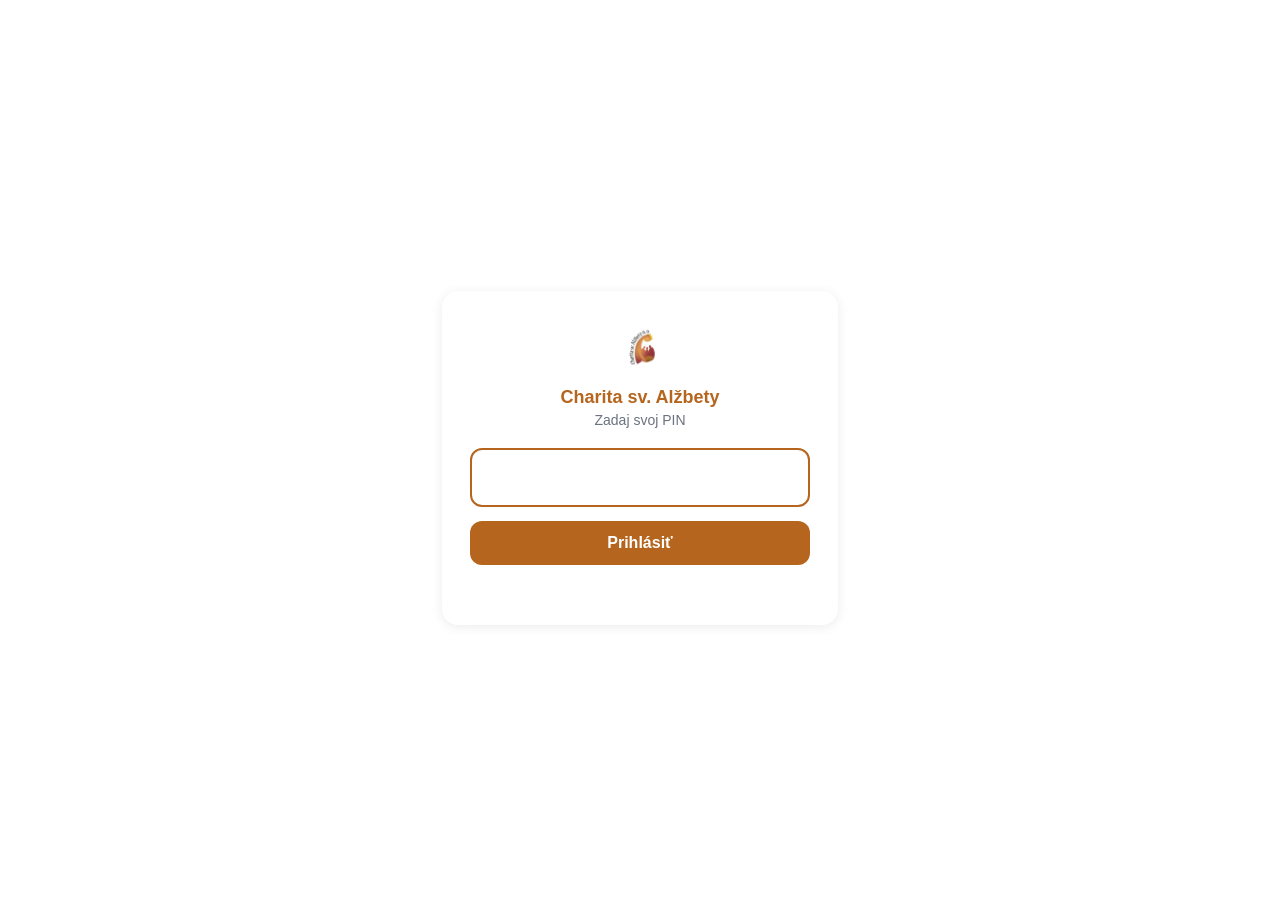
<file: index.html>
<!DOCTYPE html>
<html lang="sk">
<head>
    <meta charset="UTF-8">
    <meta name="viewport" content="width=device-width, initial-scale=1.0">
    <meta name="robots" content="noindex, nofollow">
    <title>Rozpis služieb - Charita sv. Alžbety</title>
    <link rel="stylesheet" href="style.css">
    <style>
      /* --- PRIHLÁSENIE --- */
      .prihlasenie {
        min-height: 100vh;
        display: flex;
        align-items: center;
        justify-content: center;
        padding: 20px;
        box-sizing: border-box;
      }
      .prihlasenie-karta {
        background: white;
        border-radius: 16px;
        box-shadow: 0 2px 12px rgba(0,0,0,0.08);
        padding: 32px 28px 28px;
        width: 100%;
        max-width: 340px;
        text-align: center;
        font-family: Arial, sans-serif;
      }
      .prihlasenie-karta img { height: 48px; width: auto; }
      .prihlasenie-karta h2 {
        color: #b5651d;
        font-size: 18px;
        margin: 12px 0 4px;
      }
      .prihlasenie-karta p {
        color: #6b7280;
        font-size: 14px;
        margin: 0 0 20px;
      }
      .prihlasenie-karta input {
        width: 100%;
        box-sizing: border-box;
        font-size: 26px;
        letter-spacing: 0.4em;
        text-align: center;
        padding: 12px;
        border: 2px solid #d1d5db;
        border-radius: 12px;
        outline: none;
      }
      .prihlasenie-karta input:focus { border-color: #b5651d; }
      .prihlasenie-karta button {
        width: 100%;
        margin-top: 14px;
        padding: 13px;
        border: none;
        border-radius: 12px;
        background: #b5651d;
        color: white;
        font-size: 16px;
        font-weight: bold;
        cursor: pointer;
      }
      .prihlasenie-karta button:disabled { opacity: 0.6; cursor: wait; }
      .chyba {
        color: #c0392b;
        font-size: 14px;
        min-height: 20px;
        margin-top: 12px;
      }

      /* --- HORNÝ RIADOK S MESIACOM --- */
      .horny-riadok {
        display: flex;
        justify-content: center;
        align-items: center;
        gap: 12px;
        padding: 10px;
        font-size: 14px;
        font-family: Arial, sans-serif;
      }
      .horny-riadok select {
        padding: 6px 10px;
        border-radius: 8px;
        border: 1px solid #d1d5db;
        font-size: 14px;
      }
      .odhlasit {
        background: none;
        border: 1px solid #d1d5db;
        border-radius: 8px;
        padding: 6px 12px;
        font-size: 13px;
        color: #6b7280;
        cursor: pointer;
      }
      .header-right { text-align: right; font-size: 13px; color: #6b7280; }
      .nacitavam {
        text-align: center;
        color: #6b7280;
        padding: 40px 10px;
        font-family: Arial, sans-serif;
      }
      [hidden] { display: none !important; }
    </style>
    <style>
@media (max-width: 700px) {
  header { display:flex !important; flex-wrap:wrap; justify-content:space-between; align-items:center; gap:6px; padding:10px 14px !important; }
  .logo-container span { font-size:14px !important; white-space:nowrap; }
  .logo-img { height:30px !important; width:auto; }
  #kto { font-size:13px !important; white-space:nowrap; }
  #nadpis { order:3; width:100%; text-align:center; font-size:18px !important; line-height:1.3 !important; margin:4px 0 0 !important; }
}
.l, .č, .p, .j, .med, .moz, .kin, .h { color: #ffffff !important; }
</style>
</head>
<body>

<!-- ===== PRIHLÁSENIE ===== -->
<div class="prihlasenie" id="prihlasenie" hidden>
  <div class="prihlasenie-karta">
    <img src="logo.png.jpg" alt="Logo Charita">
    <h2>Charita sv. Alžbety</h2>
    <p>Zadaj svoj PIN</p>
    <input id="pinInput" type="password" inputmode="numeric" autocomplete="off" maxlength="10">
    <button id="pinBtn" type="button">Prihlásiť</button>
    <div class="chyba" id="pinChyba"></div>
  </div>
</div>

<!-- ===== HLAVNÁ STRÁNKA ===== -->
<div id="obsah" hidden>
  <div class="horny-riadok">
    <label for="mesiacSelect">Mesiac:</label>
    <select id="mesiacSelect"></select>
    <button class="odhlasit" id="odhlasitBtn" type="button">Odhlásiť</button>
  </div>

  <!-- HLAVIČKA -->
  <header>
    <div class="logo-container">
      <img src="logo.png.jpg" alt="Logo Charita" class="logo-img">
      <span>Charita sv. Alžbety</span>
    </div>
    <h1 id="nadpis">ROZPIS SLUŽIEB</h1>
    <div class="header-right" id="kto"></div>
  </header>

  <div class="table-container" tabindex="0" id="rozpis">
    <div class="nacitavam">Načítavam rozpis…</div>
  </div>

  <div class="mriezka" id="mriezka"></div>
</div>

<script>
  // Adresa pomocníka (Google Apps Script)
  const API = "https://script.google.com/macros/s/AKfycbzeTbJuIlv-giijsjahwL5R3rIlcwvecLA3GIjYrsgxLJGyaDci936SQ__Fk5nbJ5Dv/exec";
  const PIN_KLUC = "charita_pin";
  const MESIACE = ["JANUÁR","FEBRUÁR","MAREC","APRÍL","MÁJ","JÚN","JÚL","AUGUST","SEPTEMBER","OKTÓBER","NOVEMBER","DECEMBER"];

  let PIN = "";
  try { PIN = localStorage.getItem(PIN_KLUC) || ""; } catch(e) {}

  function todayKey(){ const d = new Date(); return d.getFullYear() + "-" + String(d.getMonth()+1).padStart(2,"0") + "-" + String(d.getDate()).padStart(2,"0"); }

  async function api(akcia, data){
    const telo = Object.assign({ akcia: akcia, pin: PIN }, data || {});
    const res = await fetch(API, { method: "POST", body: JSON.stringify(telo) });
    return res.json();
  }

  function ukazPrihlasenie(sprava){
    document.getElementById("obsah").hidden = true;
    document.getElementById("prihlasenie").hidden = false;
    document.getElementById("pinChyba").textContent = sprava || "";
    document.getElementById("pinInput").value = "";
    document.getElementById("pinInput").focus();
  }

  function odhlas(sprava){
    PIN = "";
    try { localStorage.removeItem(PIN_KLUC); } catch(e) {}
    ukazPrihlasenie(sprava);
  }

  async function prihlas(){
    const input = document.getElementById("pinInput");
    const btn = document.getElementById("pinBtn");
    const pin = input.value.trim();
    if(!pin){ document.getElementById("pinChyba").textContent = "Zadaj PIN."; return; }
    btn.disabled = true;
    document.getElementById("pinChyba").textContent = "Overujem…";
    PIN = pin;
    try {
      const r = await api("login");
      if(!r.ok){
        PIN = "";
        document.getElementById("pinChyba").textContent = r.chyba || "Nesprávny PIN";
        input.value = "";
        input.focus();
      } else {
        try { localStorage.setItem(PIN_KLUC, pin); } catch(e) {}
        spusti(r);
      }
    } catch(e){
      PIN = "";
      document.getElementById("pinChyba").textContent = "Nepodarilo sa spojiť. Skontroluj internet a skús znova.";
    }
    btn.disabled = false;
  }

  document.getElementById("pinBtn").addEventListener("click", prihlas);
  document.getElementById("pinInput").addEventListener("keydown", e => { if(e.key === "Enter") prihlas(); });
  document.getElementById("odhlasitBtn").addEventListener("click", () => odhlas(""));

  /* ===== ROZPIS ===== */
  async function nacitajRozpis(mesiac){
    const box = document.getElementById("rozpis");
    box.innerHTML = '<div class="nacitavam">Načítavam rozpis…</div>';
    const r = await api("rozpis", { mesiac: mesiac || "" });
    if(!r.ok){ if(r.zlyPin) return odhlas("PIN už neplatí, zadaj ho znova."); box.innerHTML = '<div class="nacitavam">' + (r.chyba || "Chyba") + '</div>'; return; }

    // výber mesiacov
    const sel = document.getElementById("mesiacSelect");
    sel.innerHTML = (r.mesiace || []).map(ym => {
      const [y,m] = ym.split("-");
      const nazov = MESIACE[parseInt(m,10)-1];
      return `<option value="${ym}">${nazov.charAt(0) + nazov.slice(1).toLowerCase()} ${y}</option>`;
    }).join("");
    if(r.mesiac) sel.value = r.mesiac;

    if(!r.mesiac){
      document.getElementById("nadpis").textContent = "ROZPIS SLUŽIEB";
      box.innerHTML = '<div class="nacitavam">Rozpis zatiaľ nie je nahraný.</div>';
      return;
    }
    const [y,m] = r.mesiac.split("-");
    document.getElementById("nadpis").textContent = "ROZPIS SLUŽIEB: " + MESIACE[parseInt(m,10)-1] + " " + y;

    // zo súboru zoberieme len tabuľku (funguje aj s celou starou stránkou)
    const doc = new DOMParser().parseFromString(r.html, "text/html");
    const tabulka = doc.querySelector("table");
    box.innerHTML = tabulka ? tabulka.outerHTML : r.html;
  }

  document.getElementById("mesiacSelect").addEventListener("change", e => nacitajRozpis(e.target.value));

  /* ===== KARTY OPATROVATELIEK ===== */
  function stavZTelefonu(meno){
    // kým dochádzka neposiela záznamy pomocníkovi, berieme stav aj z tohto zariadenia
    try {
      const vsetko = JSON.parse(localStorage.getItem("dochadzka_" + meno.replace(/\s+/g, "_"))) || {};
      const dnes = vsetko[todayKey()] || [];
      return dnes.length ? dnes[dnes.length - 1].type : null;
    } catch(e){ return null; }
  }

  function escapeHtml(t){
    return String(t).replace(/[&<>"']/g, c => ({ "&":"&amp;","<":"&lt;",">":"&gt;",'"':"&quot;","'":"&#39;" }[c]));
  }

  async function nacitajKarty(){
    const r = await api("karty", { dnes: todayKey() });
    if(!r.ok){ if(r.zlyPin) return odhlas("PIN už neplatí, zadaj ho znova."); return; }
    const karty = (r.karty || []).slice()
      .sort((a,b) => a.meno.localeCompare(b.meno, "sk"));
    document.getElementById("mriezka").innerHTML = karty.map(k => {
      const stav = k.stav || stavZTelefonu(k.meno);
      const aktivny = stav === "prichod" ? 0 : (stav === "prestup" ? 1 : 2);
      const bodka = (farba, i) =>
        `<span class="bodka ${farba} ${i === aktivny ? "aktivna" : "tlmena"}"></span>`;
      return `<div class="sluzba ${escapeHtml(k.farba)}">
        <span class="meno">${escapeHtml(k.meno)}</span>
        <div class="bodky">${bodka("zelena",0)}${bodka("oranzova",1)}${bodka("cervena",2)}</div>
        <a class="rozpis" href="Aplikacie/dochadzka.html?meno=${encodeURIComponent(k.meno)}">Detailne informácie</a>
      </div>`;
    }).join("");
  }

  /* ===== ŠTART ===== */
  let interval = null;
  function spusti(login){
    document.getElementById("prihlasenie").hidden = true;
    document.getElementById("obsah").hidden = false;
    document.getElementById("kto").textContent = login.meno;
    nacitajRozpis("");
    nacitajKarty();
    clearInterval(interval);
    interval = setInterval(nacitajKarty, 60000);
  }

  (async function(){
    if(!PIN){ ukazPrihlasenie(""); return; }
    try {
      const r = await api("login");
      if(r.ok) spusti(r);
      else odhlas(r.zlyPin ? "" : (r.chyba || ""));
    } catch(e){
      ukazPrihlasenie("Nepodarilo sa spojiť. Skontroluj internet a skús znova.");
    }
  })();
</script>
</body>
</html>
</file>
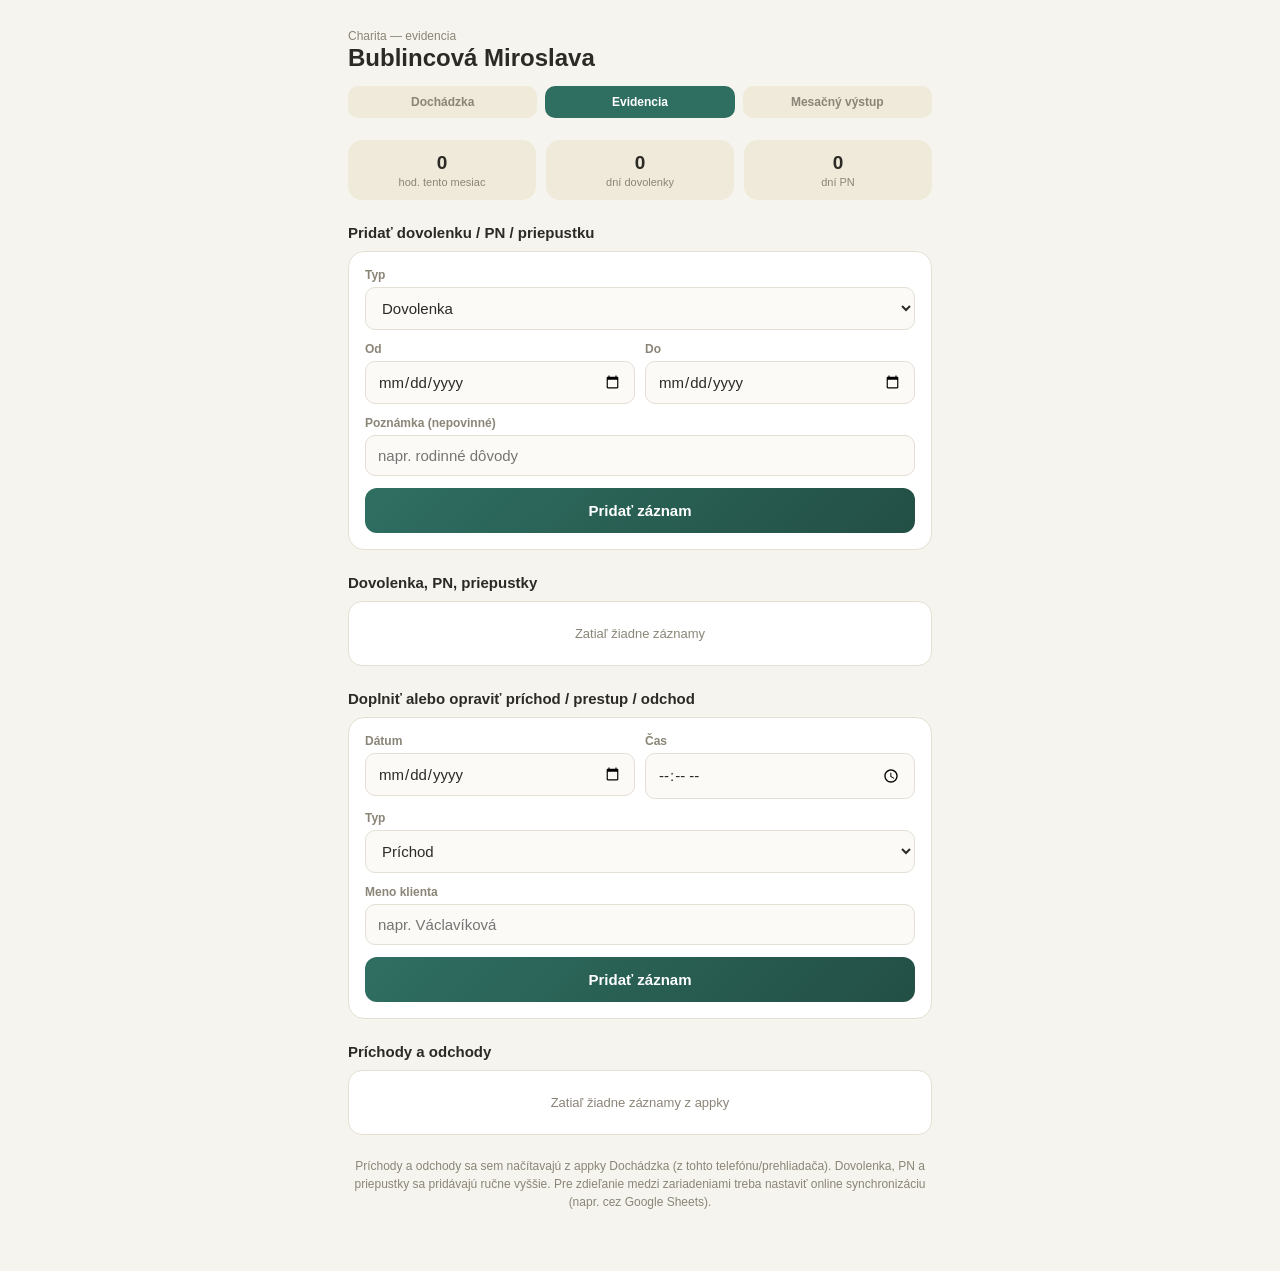
<file: evidencia.html>
<!DOCTYPE html>
<html lang="sk">
<head>
<meta charset="UTF-8">
<meta name="viewport" content="width=device-width, initial-scale=1.0, viewport-fit=cover">
<title>Evidencia — Bublincová Miroslava</title>
<style>
  :root{
    --bg: #F6F4EE;
    --card: #FFFFFF;
    --ink: #2B2A25;
    --muted: #8A8577;
    --line: #E4E0D4;
    --prichod: #2F6F62;
    --prichod-dark: #234F45;
    --prestup: #D69A2D;
    --odchod: #B4502C;
    --odchod-dark: #8C3D22;
    --pill: #EFEAD9;
    --dov: #4C7FB0;
    --pn: #A63D5B;
    --prie: #6B6540;
  }
  * { box-sizing: border-box; }
  html, body {
    margin: 0; padding: 0;
    background: var(--bg);
    color: var(--ink);
    font-family: -apple-system, BlinkMacSystemFont, "Segoe UI", Roboto, Helvetica, Arial, sans-serif;
  }
  body { display:flex; justify-content:center; padding-bottom:40px; }
  .app { width:100%; max-width: 620px; padding: 26px 18px 20px; }

  .top { margin-bottom: 14px; }
  .top .label { font-size:12px; color:var(--muted); }
  .top .name { font-size:24px; font-weight:700; }

  .nav { display:flex; gap:8px; margin-bottom:22px; }
  .nav a {
    flex:1; text-align:center; padding:9px 6px; border-radius:10px;
    background: var(--pill); font-size:12px; font-weight:700;
    color: var(--muted); text-decoration:none;
  }
  .nav a.active { background: var(--prichod); color:white; }

  .summary {
    display:grid;
    grid-template-columns: repeat(3, 1fr);
    gap:10px;
    margin-bottom:22px;
  }
  .summary .box {
    background: var(--pill);
    border-radius: 14px;
    padding: 12px 10px;
    text-align:center;
  }
  .summary .box .v { font-size:19px; font-weight:700; font-variant-numeric:tabular-nums; }
  .summary .box .k { font-size:11px; color:var(--muted); margin-top:2px; }

  h2.section {
    font-size:15px;
    margin: 24px 0 10px;
  }

  /* FORM */
  .form-card {
    background: var(--card);
    border:1px solid var(--line);
    border-radius:16px;
    padding:16px;
  }
  .form-row { margin-bottom:12px; }
  .form-row label {
    display:block;
    font-size:12px;
    color:var(--muted);
    margin-bottom:5px;
    font-weight:600;
  }
  .form-row select, .form-row input {
    width:100%;
    padding:11px 12px;
    border-radius:10px;
    border:1px solid var(--line);
    font-size:15px;
    background:#FBFAF6;
    color:var(--ink);
    font-family:inherit;
  }
  .form-dates { display:flex; gap:10px; }
  .form-dates .form-row { flex:1; }
  button.submit {
    width:100%;
    border:none;
    border-radius:12px;
    padding:14px;
    font-size:15px;
    font-weight:700;
    color:white;
    background: linear-gradient(135deg, var(--prichod), var(--prichod-dark));
    cursor:pointer;
  }

  /* TABLE - DAYS */
  .day-card {
    background: var(--card);
    border:1px solid var(--line);
    border-radius:14px;
    padding: 4px 14px;
    margin-bottom:10px;
  }
  .day-row {
    display:flex;
    align-items:center;
    justify-content:space-between;
    padding:11px 0;
    border-bottom:1px solid var(--line);
    font-size:14px;
    gap:10px;
  }
  .day-row:last-child{ border-bottom:none; }
  .day-row .date { font-weight:700; min-width:78px; }
  .day-row .times { color:var(--muted); flex:1; font-variant-numeric:tabular-nums; }
  .day-row .worked {
    font-weight:700;
    font-variant-numeric:tabular-nums;
    background: var(--pill);
    border-radius:999px;
    padding:3px 10px;
    font-size:12px;
  }
  .day-row .del {
    color: var(--muted);
    font-size:15px;
    cursor:pointer;
    padding: 0 2px;
    flex-shrink:0;
  }
  .entry-detail {
    padding: 6px 0 2px;
    display:flex;
    flex-wrap:wrap;
    gap: 6px 10px;
  }
  .entry-detail .item {
    display:flex;
    align-items:center;
    gap:6px;
    font-size:12px;
    background: var(--pill);
    border-radius:999px;
    padding: 3px 6px 3px 10px;
  }
  .entry-detail .item .x {
    cursor:pointer;
    color: var(--muted);
    font-size:13px;
  }

  /* ABSENCE LIST */
  .abs-card {
    background: var(--card);
    border:1px solid var(--line);
    border-radius:14px;
    padding:4px 14px;
    margin-bottom:10px;
  }
  .abs-row {
    display:flex;
    align-items:center;
    justify-content:space-between;
    padding:12px 0;
    border-bottom:1px solid var(--line);
    font-size:14px;
    gap:10px;
  }
  .abs-row:last-child{ border-bottom:none; }
  .abs-row .tag {
    font-size:11px;
    font-weight:700;
    color:white;
    padding:3px 9px;
    border-radius:999px;
    white-space:nowrap;
  }
  .tag.dov { background: var(--dov); }
  .tag.pn  { background: var(--pn); }
  .tag.prie{ background: var(--prie); }
  .abs-row .range { flex:1; text-align:right; color:var(--ink); font-variant-numeric:tabular-nums; }
  .abs-row .del {
    color: var(--muted);
    font-size:16px;
    cursor:pointer;
    padding: 0 2px;
  }

  .empty { padding:20px 0; text-align:center; color:var(--muted); font-size:13px; }

  .note {
    text-align:center;
    font-size:12px;
    color:var(--muted);
    margin-top:22px;
    line-height:1.5;
  }
</style>
</head>
<body>
<div class="app">

  <div class="top">
    <span class="label">Charita — evidencia</span>
    <div class="name" id="nameDisplay">Bublincová Miroslava</div>
  </div>

  <div class="nav" id="navLinks"></div>

  <div class="summary">
    <div class="box"><div class="v" id="sumHours">0</div><div class="k">hod. tento mesiac</div></div>
    <div class="box"><div class="v" id="sumDov">0</div><div class="k">dní dovolenky</div></div>
    <div class="box"><div class="v" id="sumPn">0</div><div class="k">dní PN</div></div>
  </div>

  <h2 class="section">Pridať dovolenku / PN / priepustku</h2>
  <div class="form-card">
    <div class="form-row">
      <label>Typ</label>
      <select id="typSelect">
        <option value="dov">Dovolenka</option>
        <option value="pn">PN-ka</option>
        <option value="prie">Priepustka</option>
      </select>
    </div>
    <div class="form-dates">
      <div class="form-row">
        <label>Od</label>
        <input type="date" id="odInput">
      </div>
      <div class="form-row">
        <label>Do</label>
        <input type="date" id="doInput">
      </div>
    </div>
    <div class="form-row">
      <label>Poznámka (nepovinné)</label>
      <input type="text" id="poznamkaInput" placeholder="napr. rodinné dôvody">
    </div>
    <button class="submit" id="addAbsBtn">Pridať záznam</button>
  </div>

  <h2 class="section">Dovolenka, PN, priepustky</h2>
  <div class="abs-card" id="absCard">
    <div class="empty">Zatiaľ žiadne záznamy</div>
  </div>

  <h2 class="section">Doplniť alebo opraviť príchod / prestup / odchod</h2>
  <div class="form-card">
    <div class="form-dates">
      <div class="form-row">
        <label>Dátum</label>
        <input type="date" id="dochDateInput">
      </div>
      <div class="form-row">
        <label>Čas</label>
        <input type="time" id="dochTimeInput">
      </div>
    </div>
    <div class="form-row">
      <label>Typ</label>
      <select id="dochTypSelect">
        <option value="prichod">Príchod</option>
        <option value="prestup">Prestup</option>
        <option value="odchod">Odchod</option>
      </select>
    </div>
    <div class="form-row" id="dochKlientRow">
      <label>Meno klienta</label>
      <input type="text" id="dochKlientInput" placeholder="napr. Václavíková">
    </div>
    <button class="submit" id="addDochBtn">Pridať záznam</button>
  </div>

  <h2 class="section">Príchody a odchody</h2>
  <div class="day-card" id="daysCard">
    <div class="empty">Zatiaľ žiadne záznamy z appky</div>
  </div>

  <div class="note">
    Príchody a odchody sa sem načítavajú z appky Dochádzka (z tohto telefónu/prehliadača).
    Dovolenka, PN a priepustky sa pridávajú ručne vyššie. Pre zdieľanie medzi zariadeniami
    treba nastaviť online synchronizáciu (napr. cez Google Sheets).
  </div>

</div>

<script>
  const DEFAULT_NAME = "Bublincová Miroslava";
  const params = new URLSearchParams(window.location.search);
  const NAME = params.get("meno") ? decodeURIComponent(params.get("meno")) : DEFAULT_NAME;
  document.title = "Evidencia — " + NAME;
  document.getElementById("nameDisplay").textContent = NAME;

  const NAV_ITEMS = [
    { href: "dochadzka.html", label: "Dochádzka" },
    { href: "evidencia.html", label: "Evidencia" },
    { href: "mesacny-vystup.html", label: "Mesačný výstup" }
  ];
  document.getElementById("navLinks").innerHTML = NAV_ITEMS.map(item=>{
    const isActive = location.pathname.endsWith(item.href);
    return `<a class="${isActive ? 'active' : ''}" href="${item.href}?meno=${encodeURIComponent(NAME)}">${item.label}</a>`;
  }).join("");
  const DOCH_KEY = "dochadzka_" + NAME.replace(/\s+/g, "_");
  const ABS_KEY = "absencie_" + NAME.replace(/\s+/g, "_");

  function pad(n){ return n.toString().padStart(2,"0"); }
  function fmtTime(iso){
    const d = new Date(iso);
    return pad(d.getHours())+":"+pad(d.getMinutes());
  }
  function fmtDateShort(key){
    const [y,m,d] = key.split("-");
    return d+"."+m+".";
  }
  function fmtDateSk(iso){
    if(!iso) return "";
    const [y,m,d] = iso.split("-");
    return d+"."+m+"."+y;
  }

  function loadDochadzka(){
    try { return JSON.parse(localStorage.getItem(DOCH_KEY)) || {}; }
    catch(e){ return {}; }
  }
  function loadAbsencie(){
    try { return JSON.parse(localStorage.getItem(ABS_KEY)) || []; }
    catch(e){ return []; }
  }
  function saveAbsencie(list){
    localStorage.setItem(ABS_KEY, JSON.stringify(list));
  }

    function computeWorkedMs(entries, dateKey){
    // Ráta sa od príchodu po odchod. Presun medzi klientmi sa ráta,
    // čas po odchode (až do ďalšieho príchodu) sa neráta.
    let total = 0, start = null;
    for(const e of entries){
      const t = new Date(e.time);
      if(e.type === "prichod" && start === null) start = t;
      if(e.type === "odchod" && start !== null){ total += t - start; start = null; }
    }
    if(start !== null){
      const last = new Date(entries[entries.length-1].time);
      const isToday = !dateKey || dateKey === new Date().toISOString().slice(0,10);
      total += (isToday ? new Date() : last) - start;
    }
    return total;
  }
  function todayKey(){ return new Date().toISOString().slice(0,10); }
  function fmtDuration(ms){
    const totalMin = Math.round(ms/60000);
    const h = Math.floor(totalMin/60);
    const m = totalMin % 60;
    return h + ":" + pad(m);
  }
  function daysBetween(od, doD){
    const a = new Date(od), b = new Date(doD);
    return Math.round((b-a)/86400000) + 1;
  }

  function saveDochadzka(all){
    localStorage.setItem(DOCH_KEY, JSON.stringify(all));
  }

  function renderDays(){
    const all = loadDochadzka();
    const keys = Object.keys(all).sort().reverse();
    const card = document.getElementById("daysCard");
    if(keys.length === 0){
      card.innerHTML = '<div class="empty">Zatiaľ žiadne záznamy z appky</div>';
      return;
    }
    card.innerHTML = keys.map(key=>{
      const entries = all[key];
      const chips = entries.map((e, idx)=>{
        const label = e.type === "prichod" ? "P" : (e.type === "prestup" ? "Pr" : "O");
        const klient = (e.type === "prichod" && e.klient) ? " " + e.klient : "";
        return `<span class="item">${label} ${fmtTime(e.time)}${klient}
          <span class="x" data-key="${key}" data-idx="${idx}">✕</span></span>`;
      }).join("");
      const worked = fmtDuration(computeWorkedMs(entries, key));
      return `<div class="day-row" style="flex-direction:column; align-items:stretch;">
        <div style="display:flex; justify-content:space-between; align-items:center;">
          <span class="date">${fmtDateShort(key)}</span>
          <span class="worked">${worked}</span>
        </div>
        <div class="entry-detail">${chips}</div>
      </div>`;
    }).join("");

    card.querySelectorAll(".entry-detail .x").forEach(el=>{
      el.addEventListener("click", ()=>{
        const key = el.getAttribute("data-key");
        const idx = parseInt(el.getAttribute("data-idx"));
        const all = loadDochadzka();
        all[key].splice(idx, 1);
        if(all[key].length === 0) delete all[key];
        saveDochadzka(all);
        renderDays();
        renderSummary();
      });
    });
  }

  function renderAbsencie(){
    const list = loadAbsencie();
    const card = document.getElementById("absCard");
    if(list.length === 0){
      card.innerHTML = '<div class="empty">Zatiaľ žiadne záznamy</div>';
    } else {
      card.innerHTML = list.slice().reverse().map((a, revIdx)=>{
        const idx = list.length - 1 - revIdx;
        const labels = { dov: "DOVOLENKA", pn: "PN", prie: "PRIEPUSTKA" };
        const range = a.od === a.do ? fmtDateSk(a.od) : (fmtDateSk(a.od) + " – " + fmtDateSk(a.do));
        return `<div class="abs-row">
          <span class="tag ${a.typ}">${labels[a.typ]}</span>
          <span class="range">${range}${a.poznamka ? " · "+a.poznamka : ""}</span>
          <span class="del" data-idx="${idx}">✕</span>
        </div>`;
      }).join("");
      card.querySelectorAll(".del").forEach(el=>{
        el.addEventListener("click", ()=>{
          const i = parseInt(el.getAttribute("data-idx"));
          const l = loadAbsencie();
          l.splice(i,1);
          saveAbsencie(l);
          renderAbsencie();
          renderSummary();
        });
      });
    }
  }

  function renderSummary(){
    const all = loadDochadzka();
    const now = new Date();
    const ym = now.getFullYear()+"-"+pad(now.getMonth()+1);
    let totalMs = 0;
    Object.keys(all).forEach(key=>{
      if(key.startsWith(ym)) totalMs += computeWorkedMs(all[key], key);
    });
    document.getElementById("sumHours").textContent = Math.round(totalMs/3600000 * 10)/10;

    const abs = loadAbsencie();
    let dov = 0, pn = 0;
    abs.forEach(a=>{
      const days = daysBetween(a.od, a.do || a.od);
      if(a.typ === "dov") dov += days;
      if(a.typ === "pn") pn += days;
    });
    document.getElementById("sumDov").textContent = dov;
    document.getElementById("sumPn").textContent = pn;
  }

  document.getElementById("dochTypSelect").addEventListener("change", (e)=>{
    document.getElementById("dochKlientRow").style.display =
      e.target.value === "prichod" ? "block" : "none";
  });

  document.getElementById("addDochBtn").addEventListener("click", ()=>{
    const date = document.getElementById("dochDateInput").value;
    const time = document.getElementById("dochTimeInput").value;
    const typ = document.getElementById("dochTypSelect").value;
    const klient = document.getElementById("dochKlientInput").value.trim();
    if(!date || !time){ alert("Vyplň dátum aj čas."); return; }

    const iso = new Date(date + "T" + time + ":00").toISOString();
    const all = loadDochadzka();
    if(!all[date]) all[date] = [];
    const entry = { type: typ, time: iso };
    if(typ === "prichod" && klient) entry.klient = klient;
    all[date].push(entry);
    all[date].sort((a,b)=> new Date(a.time) - new Date(b.time));
    saveDochadzka(all);

    document.getElementById("dochTimeInput").value = "";
    document.getElementById("dochKlientInput").value = "";
    renderDays();
    renderSummary();
  });

  document.getElementById("addAbsBtn").addEventListener("click", ()=>{
    const typ = document.getElementById("typSelect").value;
    const od = document.getElementById("odInput").value;
    let doD = document.getElementById("doInput").value;
    const poznamka = document.getElementById("poznamkaInput").value.trim();
    if(!od){ alert("Vyplň dátum Od."); return; }
    if(!doD){ doD = od; }
    const list = loadAbsencie();
    list.push({ typ, od, do: doD, poznamka });
    saveAbsencie(list);
    document.getElementById("odInput").value = "";
    document.getElementById("doInput").value = "";
    document.getElementById("poznamkaInput").value = "";
    renderAbsencie();
    renderSummary();
  });

  renderDays();
  renderAbsencie();
  renderSummary();
</script>
</body>
</html>
</file>
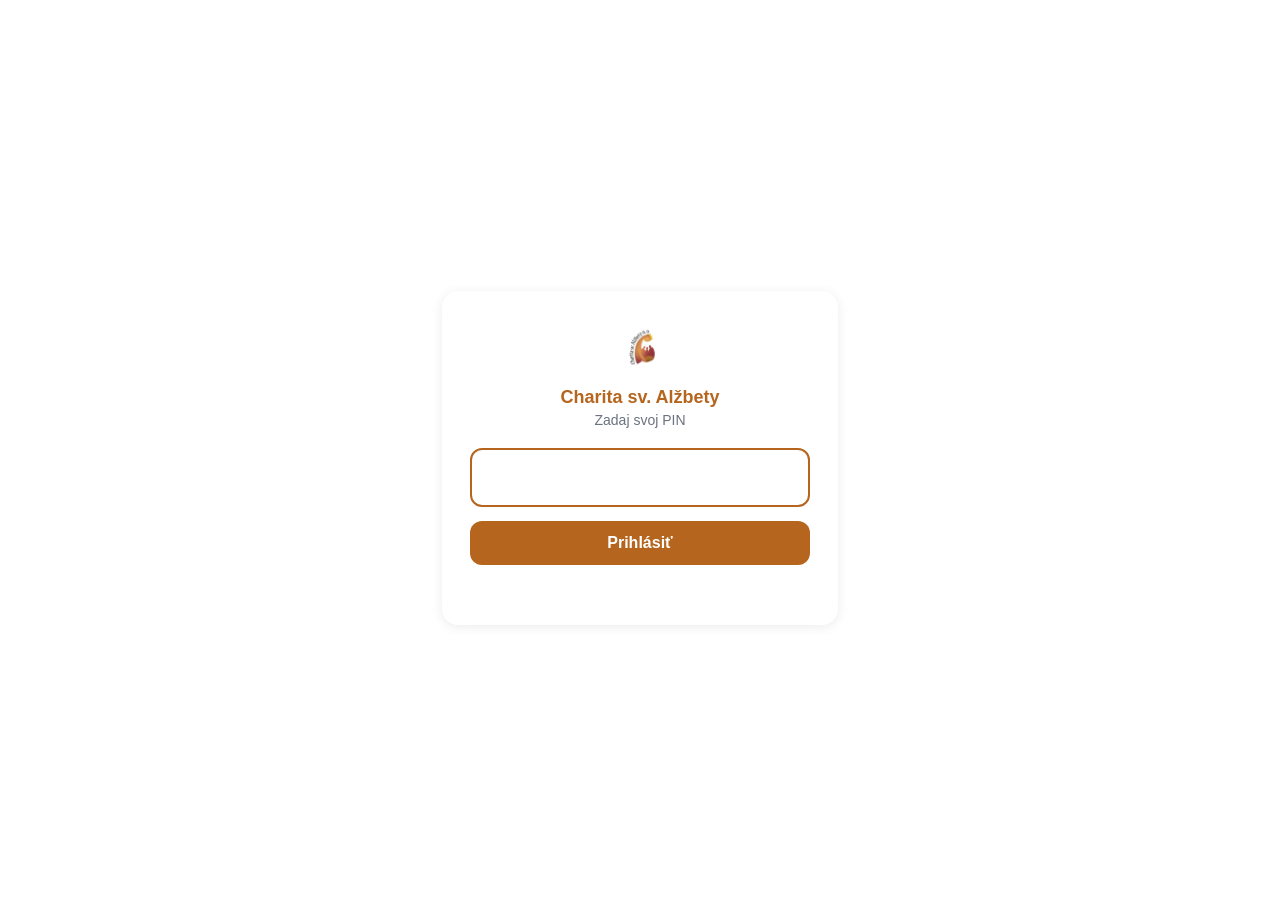
<file: Aplikacie/dochadzka.html>
<!DOCTYPE html>
<html lang="sk">
<head>
<meta charset="UTF-8">
<meta name="viewport" content="width=device-width, initial-scale=1.0, viewport-fit=cover">
<title>Dochádzka — Bublincová Miroslava</title>
<style>
  :root{
    --bg: #F6F4EE;
    --card: #FFFFFF;
    --ink: #2B2A25;
    --muted: #8A8577;
    --line: #E4E0D4;
    --prichod: #2F6F62;
    --prichod-dark: #234F45;
    --prestup: #D69A2D;
    --prestup-dark: #A9781F;
    --odchod: #B4502C;
    --odchod-dark: #8C3D22;
    --pill: #EFEAD9;
  }
  * { box-sizing: border-box; }
  html, body {
    margin: 0; padding: 0;
    background: var(--bg);
    color: var(--ink);
    font-family: -apple-system, BlinkMacSystemFont, "Segoe UI", Roboto, Helvetica, Arial, sans-serif;
    -webkit-tap-highlight-color: transparent;
  }
  body { min-height: 100vh; display: flex; justify-content: center; padding: 0 0 40px; }
  .app { width: 100%; max-width: 460px; min-height: 100vh; padding: 28px 20px 20px; }

  .top { display: flex; flex-direction: column; gap: 4px; margin-bottom: 16px; }
  .top .label { font-size: 12px; letter-spacing: 0.02em; color: var(--muted); }
  .top .name { font-size: 26px; font-weight: 700; line-height: 1.15; }

  .nav { display:flex; gap:8px; margin-bottom:22px; }
  .nav a {
    flex:1; text-align:center; padding:9px 6px; border-radius:10px;
    background: var(--pill); font-size:12px; font-weight:700;
    color: var(--muted); text-decoration:none;
  }
  .nav a.active { background: var(--prichod); color:white; }

  .clock { text-align: center; margin: 6px 0 24px; }
  .clock .time { font-size: 52px; font-weight: 700; font-variant-numeric: tabular-nums; letter-spacing: -0.01em; }
  .clock .date { font-size: 14px; color: var(--muted); margin-top: 2px; text-transform: capitalize; }

  .status { display: flex; align-items: center; justify-content: center; gap: 8px; margin: 0 0 20px; }
  .status .dot { width: 9px; height: 9px; border-radius: 50%; background: var(--muted); }
  .status.in .dot { background: var(--prichod); }
  .status.presun .dot { background: var(--prestup); }
  .status.out .dot { background: var(--odchod); }
  .status .txt { font-size: 14px; color: var(--muted); font-weight: 600; }
  .status.in .txt { color: var(--prichod-dark); }
  .status.presun .txt { color: var(--prestup-dark); }
  .status.out .txt { color: var(--odchod-dark); }

  .klient-field { margin-bottom: 16px; }
  .klient-field label {
    display: block; font-size: 12px; color: var(--muted); font-weight: 600; margin-bottom: 6px;
  }
  .klient-field input {
    width: 100%; padding: 13px 14px; border-radius: 12px; border: 1px solid var(--line);
    background: var(--card); font-size: 16px; font-family: inherit; color: var(--ink);
  }

  .buttons { display: flex; flex-direction: column; gap: 12px; margin-bottom: 26px; }
  button.action {
    border: none; border-radius: 18px; padding: 20px 18px; font-size: 18px; font-weight: 700;
    color: white; display: flex; align-items: center; justify-content: space-between;
    cursor: pointer; transition: transform 0.08s ease, opacity 0.15s ease;
  }
  button.action:active { transform: scale(0.98); }
  button.action:disabled { opacity: 0.35; cursor: not-allowed; }
  button.action .sub { font-size: 12px; font-weight: 500; opacity: 0.85; }
  .btn-prichod { background: linear-gradient(135deg, var(--prichod), var(--prichod-dark)); }
  .btn-prestup { background: linear-gradient(135deg, var(--prestup), var(--prestup-dark)); }
  .btn-odchod  { background: linear-gradient(135deg, var(--odchod), var(--odchod-dark)); }
  button.action .arrow { font-size: 22px; opacity: 0.9; }

  .log-head { display: flex; justify-content: space-between; align-items: baseline; margin-bottom: 10px; }
  .log-head h2 { font-size: 15px; margin: 0; font-weight: 700; }
  .log-head .count { font-size: 12px; color: var(--muted); }
  .log-card { background: var(--card); border: 1px solid var(--line); border-radius: 16px; padding: 6px 16px; margin-bottom: 18px; }
  .entry { display: flex; align-items: center; justify-content: space-between; padding: 13px 0; border-bottom: 1px solid var(--line); font-size: 14px; gap: 10px; }
  .entry:last-child { border-bottom: none; }
  .entry .left { display: flex; align-items: center; gap: 10px; min-width: 0; }
  .entry .tag { font-size: 11px; font-weight: 700; padding: 3px 8px; border-radius: 999px; color: white; white-space: nowrap; }
  .entry .tag.p { background: var(--prichod); }
  .entry .tag.pr { background: var(--prestup); }
  .entry .tag.o { background: var(--odchod); }
  .entry .klient { overflow: hidden; text-overflow: ellipsis; white-space: nowrap; color: var(--ink); }
  .entry .t { font-variant-numeric: tabular-nums; font-weight: 600; white-space: nowrap; }
  .empty { padding: 22px 0; text-align: center; color: var(--muted); font-size: 13px; }

  .summary { display: flex; justify-content: space-between; background: var(--pill); border-radius: 14px; padding: 14px 18px; margin-bottom: 18px; font-size: 13px; }
  .summary .k { color: var(--muted); }
  .summary .v { font-weight: 700; font-variant-numeric: tabular-nums; }

  .sync { text-align: center; font-size: 12px; color: var(--muted); margin-top: 6px; }
  .edit-toggle { width:100%; padding:12px; border-radius:12px; border:1px dashed var(--line); background:transparent; color:var(--muted); font-size:13px; font-weight:600; font-family:inherit; cursor:pointer; margin-bottom:12px; }
  .edit-panel { background:var(--card); border:1px solid var(--line); border-radius:16px; padding:14px 16px; margin-bottom:18px; }
  .edit-panel input, .edit-panel select { padding:9px 10px; border-radius:10px; border:1px solid var(--line); background:var(--card); font-size:15px; font-family:inherit; color:var(--ink); }
  .edit-lbl { display:block; font-size:12px; color:var(--muted); font-weight:600; margin-bottom:6px; }
  #editDate { width:100%; margin-bottom:8px; }
  .edit-row { display:grid; grid-template-columns:1fr 1fr auto; gap:6px; padding:10px 0; border-bottom:1px solid var(--line); }
  .edit-row .er-klient { grid-column:1 / -1; }
  .er-del { border:none; background:var(--pill); color:var(--odchod-dark); border-radius:10px; padding:0 12px; font-size:16px; cursor:pointer; }
  .edit-add { margin:12px 0; background:none; border:none; color:var(--prichod-dark); font-weight:700; font-size:14px; cursor:pointer; padding:0; font-family:inherit; }
  .edit-actions { display:flex; gap:8px; }
  .edit-actions button { flex:1; padding:12px; border-radius:12px; border:none; font-weight:700; font-size:14px; font-family:inherit; cursor:pointer; }
  .edit-save { background:var(--prichod); color:white; }
  .edit-cancel { background:var(--pill); color:var(--muted); }
</style>
</head>
<body>
<div class="app">

  <div class="top">
    <span class="label">Charita — dochádzka</span>
    <span class="name" id="nameDisplay">Bublincová Miroslava</span>
  </div>

  <div class="nav" id="navLinks"></div>

  <div class="clock">
    <div class="time" id="clockTime">--:--:--</div>
    <div class="date" id="clockDate">—</div>
  </div>

  <div class="status" id="statusPill">
    <span class="dot"></span>
    <span class="txt" id="statusTxt">Načítavam…</span>
  </div>

  <div class="klient-field">
    <label for="klientInput">Meno klienta (pre príchod)</label>
    <input type="text" id="klientInput" list="klientList" placeholder="napr. Stieranková">
    <datalist id="klientList"></datalist>
  </div>

  <div class="buttons">
    <button class="action btn-prichod" id="btnPrichod">
      <span>Príchod<br><span class="sub">u klienta — začína zelená</span></span>
      <span class="arrow">↓</span>
    </button>
    <button class="action btn-prestup" id="btnPrestup">
      <span>Prestup<br><span class="sub">presun medzi klientmi — oranžová</span></span>
      <span class="arrow">→</span>
    </button>
    <button class="action btn-odchod" id="btnOdchod">
      <span>Odchod<br><span class="sub">koniec služby — červená</span></span>
      <span class="arrow">↑</span>
    </button>
  </div>

  <div class="summary">
    <div><div class="k">Odpracované dnes</div><div class="v" id="sumWorked">0:00</div></div>
    <div><div class="k">Počet zápisov</div><div class="v" id="sumCount">0</div></div>
  </div>

  <div class="log-head">
    <h2>Dnešné záznamy</h2>
    <span class="count" id="logDateLabel"></span>
  </div>
  <div class="log-card" id="logCard">
    <div class="empty">Zatiaľ žiadne záznamy</div>
  </div>
  <button type="button" class="edit-toggle" id="btnEditToggle">✎ Opraviť / doplniť záznamy</button>
  <div class="edit-panel" id="editPanel" hidden>
    <label class="edit-lbl" for="editDate">Deň</label>
    <input type="date" id="editDate">
    <div id="editRows"></div>
    <button type="button" class="edit-add" id="btnEditAdd">+ Pridať záznam</button>
    <div class="edit-actions">
      <button type="button" class="edit-save" id="btnEditSave">Uložiť zmeny</button>
      <button type="button" class="edit-cancel" id="btnEditCancel">Zrušiť</button>
    </div>
  </div>

  <div class="sync" id="syncNote">
    Ukladá sa len v tomto telefóne. Pre prepojenie s tabuľkou treba nastaviť synchronizáciu.
  </div>

</div>

<script src="spojenie.js"></script>
<script>
  const DEFAULT_NAME = "Bublincová Miroslava";
  const params = new URLSearchParams(window.location.search);
  const NAME = params.get("meno") ? decodeURIComponent(params.get("meno")) : DEFAULT_NAME;
  document.title = "Dochádzka — " + NAME;
  document.getElementById("nameDisplay").textContent = NAME;

  const NAV_ITEMS = [
    { href: "dochadzka.html", label: "Dochádzka" },
    { href: "evidencia.html", label: "Evidencia" },
    { href: "mesacny-vystup.html", label: "Mesačný výstup" }
  ];
  document.getElementById("navLinks").innerHTML = NAV_ITEMS.map(item=>{
    const isActive = location.pathname.endsWith(item.href);
    return `<a class="${isActive ? 'active' : ''}" href="${item.href}?meno=${encodeURIComponent(NAME)}">${item.label}</a>`;
  }).join("");
  const STORAGE_KEY = "dochadzka_" + NAME.replace(/\s+/g, "_");
  const SYNC_URL = "";

  function todayKey(d = new Date()) { return localKey(d); }
  function pad(n){ return n.toString().padStart(2,"0"); }
  function fmtTime(d){ return pad(d.getHours())+":"+pad(d.getMinutes())+":"+pad(d.getSeconds()); }
  function fmtDateLabel(d){ return d.toLocaleDateString("sk-SK", { weekday: "long", day: "numeric", month: "long" }); }

  function loadAll(){ try { return JSON.parse(localStorage.getItem(STORAGE_KEY)) || {}; } catch(e){ return {}; } }
  function saveAll(data){ localStorage.setItem(STORAGE_KEY, JSON.stringify(data)); }
  function todaysEntries(){ const all = loadAll(); return all[todayKey()] || []; }

  function addEntry(type, klient){
    const all = loadAll();
    const key = todayKey();
    if(!all[key]) all[key] = [];
    const now = new Date();
    const entry = { id: noveId(), type, time: now.toISOString() };
    if(!klient && type !== "prichod"){
      // odchod / prestup: meno klienta z posledného príchodu
      const p = all[key].filter(e => e.type === "prichod").pop();
      if(p && p.klient) klient = p.klient;
    }
    if(klient) entry.klient = klient;
    all[key].push(entry);
    saveAll(all);
    Spoj.odosli(NAME, Object.assign({ datum: key }, entry));
    render();
    refreshKlientList();
  }

  function maybeSync(entry){
    if(!SYNC_URL) return;
    fetch(SYNC_URL, {
      method: "POST", mode: "no-cors",
      headers: { "Content-Type": "application/json" },
      body: JSON.stringify({ meno: NAME, typ: entry.type, cas: entry.time, klient: entry.klient || "" })
    }).catch(()=>{});
  }

  function lastEntry(){
    const entries = todaysEntries();
    return entries.length ? entries[entries.length-1] : null;
  }
  function statusState(){
    const last = lastEntry();
    if(!last) return "out";
    if(last.type === "odchod") return "out";
    return last.type; // "prichod" | "prestup"
  }

    function computeWorkedMs(entries, dateKey){
    // Ráta sa od príchodu po odchod. Presun medzi klientmi sa ráta,
    // čas po odchode (až do ďalšieho príchodu) sa neráta.
    let total = 0, start = null;
    for(const e of entries){
      const t = new Date(e.time);
      if(e.type === "prichod" && start === null) start = t;
      if(e.type === "odchod" && start !== null){ total += t - start; start = null; }
    }
    if(start !== null){
      const last = new Date(entries[entries.length-1].time);
      const isToday = !dateKey || dateKey === localKey();
      total += (isToday ? new Date() : last) - start;
    }
    return total;
  }
  function fmtDuration(ms){
    const totalMin = Math.floor(ms/60000);
    return Math.floor(totalMin/60) + ":" + pad(totalMin % 60);
  }

  function refreshKlientList(){
    const all = loadAll();
    const names = new Set();
    Object.values(all).forEach(dayEntries => {
      dayEntries.forEach(e => { if(e.klient) names.add(e.klient); });
    });
    document.getElementById("klientList").innerHTML =
      Array.from(names).sort().map(n => `<option value="${n}"></option>`).join("");
  }

  function render(){
    const entries = todaysEntries();
    const state = statusState();
    const pill = document.getElementById("statusPill");
    const txt = document.getElementById("statusTxt");
    const btnIn = document.getElementById("btnPrichod");
    const btnPr = document.getElementById("btnPrestup");
    const btnOut = document.getElementById("btnOdchod");

    pill.classList.remove("in","out","presun");

    if(state === "prichod"){
      pill.classList.add("in");
      const last = lastEntry();
      txt.textContent = "U klienta" + (last && last.klient ? " — " + last.klient : "");
      btnIn.disabled = true;
      btnPr.disabled = false;
      btnOut.disabled = false;
    } else if(state === "prestup"){
      pill.classList.add("presun");
      txt.textContent = "Presun medzi klientmi";
      btnIn.disabled = false;
      btnPr.disabled = true;
      btnOut.disabled = false;
    } else {
      pill.classList.add("out");
      txt.textContent = entries.length ? "Mimo služby" : "Zatiaľ žiadny príchod";
      btnIn.disabled = false;
      btnPr.disabled = true;
      btnOut.disabled = true;
    }

    const logCard = document.getElementById("logCard");
    if(entries.length === 0){
      logCard.innerHTML = '<div class="empty">Zatiaľ žiadne záznamy</div>';
    } else {
      logCard.innerHTML = entries.slice().reverse().map(e=>{
        const t = new Date(e.time);
        const tagClass = e.type === "prichod" ? "p" : (e.type === "prestup" ? "pr" : "o");
        const tagLabel = e.type === "prichod" ? "PRÍCHOD" : (e.type === "prestup" ? "PRESUN" : "ODCHOD");
        return `<div class="entry">
          <div class="left">
            <span class="tag ${tagClass}">${tagLabel}</span>
            ${e.klient ? `<span class="klient">${e.klient}</span>` : ""}
          </div>
          <span class="t">${fmtTime(t)}</span>
        </div>`;
      }).join("");
    }

    document.getElementById("sumCount").textContent = entries.length;
    document.getElementById("sumWorked").textContent = fmtDuration(computeWorkedMs(entries));
    document.getElementById("logDateLabel").textContent = fmtDateLabel(new Date());
  }

  document.getElementById("btnPrichod").addEventListener("click", ()=>{
    const input = document.getElementById("klientInput");
    const klient = input.value.trim();
    if(!klient){ alert("Zadaj meno klienta, ku ktorému ideš."); input.focus(); return; }
    addEntry("prichod", klient);
    input.value = "";
  });
  document.getElementById("btnPrestup").addEventListener("click", ()=> addEntry("prestup"));
  document.getElementById("btnOdchod").addEventListener("click", ()=> addEntry("odchod"));
  // ===== OPRAVY ZÁZNAMOV =====
  const editPanel = document.getElementById("editPanel");
  const editDate  = document.getElementById("editDate");
  const editRows  = document.getElementById("editRows");

  function hhmm(iso){ const d = new Date(iso); return pad(d.getHours())+":"+pad(d.getMinutes()); }

  function rowHtml(e){
    const t = e.time ? hhmm(e.time) : "";
    const sel = v => e.type === v ? "selected" : "";
    return `<div class="edit-row" data-id="${e.id || ""}">
      <select class="er-type">
        <option value="prichod" ${sel("prichod")}>Príchod</option>
        <option value="prestup" ${sel("prestup")}>Presun</option>
        <option value="odchod" ${sel("odchod")}>Odchod</option>
      </select>
      <input type="time" class="er-time" value="${t}">
      <button type="button" class="er-del" title="Zmazať">✕</button>
      <input type="text" class="er-klient" list="klientList" placeholder="klient" value="${e.klient || ""}">
    </div>`;
  }

  function loadEditDay(){
    const entries = loadAll()[editDate.value] || [];
    editRows.innerHTML = entries.length
      ? entries.map(rowHtml).join("")
      : '<div class="empty">V tento deň nie sú záznamy</div>';
  }

    function pinOk(){
    if(Spoj.jeVeduca()) return true;
    alert("Opravy môže robiť len vedúca.");
    return false;
  }

  document.getElementById("btnEditToggle").addEventListener("click", ()=>{
    if(editPanel.hidden){
      if(!pinOk()) return;
      editDate.value = todayKey();
      loadEditDay();
      editPanel.hidden = false;
    } else {
      editPanel.hidden = true;
    }
  });
  editDate.addEventListener("change", loadEditDay);

  document.getElementById("btnEditAdd").addEventListener("click", ()=>{
    const empty = editRows.querySelector(".empty");
    if(empty) empty.remove();
    editRows.insertAdjacentHTML("beforeend", rowHtml({ type: "prichod", time: "" }));
  });

  editRows.addEventListener("click", ev=>{
    if(ev.target.classList.contains("er-del") && confirm("Naozaj zmazať tento záznam?")){
      ev.target.closest(".edit-row").remove();
    }
  });

  document.getElementById("btnEditSave").addEventListener("click", ()=>{
    const day = editDate.value;
    if(!day){ alert("Vyber deň."); return; }
    const list = [];
    for(const r of editRows.querySelectorAll(".edit-row")){
      const type = r.querySelector(".er-type").value;
      const time = r.querySelector(".er-time").value;
      const klient = r.querySelector(".er-klient").value.trim();
      if(!time){ alert("Každý záznam musí mať čas."); return; }
      if(type === "prichod" && !klient){ alert("Pri príchode zadaj klienta."); return; }
      const e = { id: r.dataset.id || noveId(), type, time: new Date(day + "T" + time).toISOString() };
      if(klient) e.klient = klient;
      list.push(e);
    }
    list.sort((a,b)=> a.time.localeCompare(b.time));
    Spoj.nahradDen(NAME, day, list).then(()=>{
      const all = loadAll();
      if(list.length) all[day] = list; else delete all[day];
      saveAll(all);
      render();
      refreshKlientList();
      editPanel.hidden = true;
      alert("Uložené do tabuľky.");
    }).catch(err => alert("Nepodarilo sa uložiť: " + err.message));
  });

  document.getElementById("btnEditCancel").addEventListener("click", ()=>{ editPanel.hidden = true; });


  function tickClock(){
    const now = new Date();
    document.getElementById("clockTime").textContent = fmtTime(now);
    document.getElementById("clockDate").textContent = fmtDateLabel(now);
  }
  setInterval(()=>{ tickClock(); render(); }, 1000);
  tickClock();
  refreshKlientList();
  render();
  Spoj.stav("Načítavam z tabuľky…");
  (async function(){
    try {
      await Spoj.login();
      if(!Spoj.jeVeduca()) document.getElementById("btnEditToggle").style.display = "none";
      await Spoj.stiahniZaznamy(NAME, STORAGE_KEY);
      refreshKlientList();
      render();
      await Spoj.odosliFrontu();
    } catch(e){
      Spoj.stav("Nepodarilo sa spojiť – zobrazujem uložené v telefóne.", true);
    }
  })();
</script>
</body>
</html>
</file>
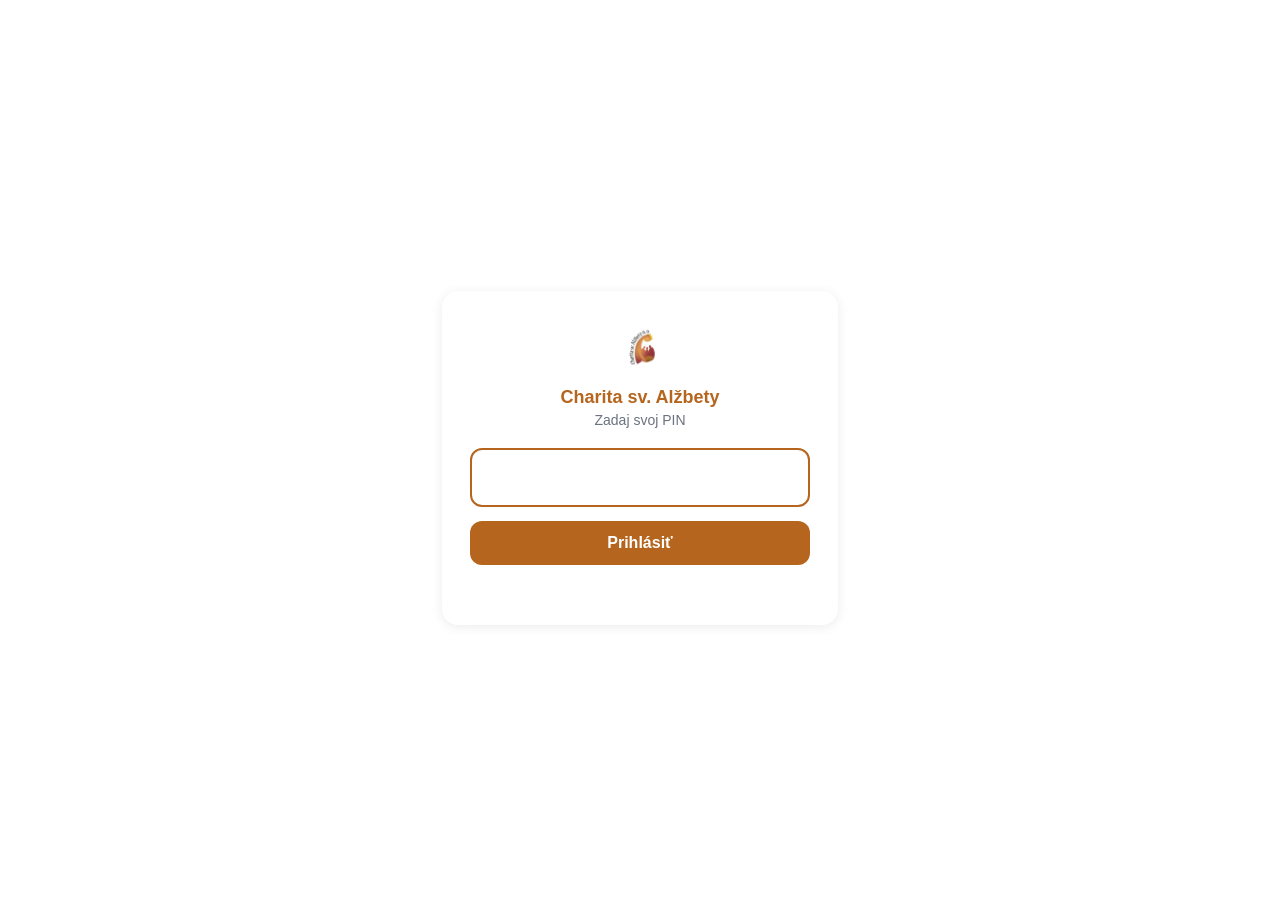
<file: Aplikacie/evidencia.html>
<!DOCTYPE html>
<html lang="sk">
<head>
<meta charset="UTF-8">
<meta name="viewport" content="width=device-width, initial-scale=1.0, viewport-fit=cover">
<title>Evidencia — Bublincová Miroslava</title>
<style>
  :root{
    --bg: #F6F4EE;
    --card: #FFFFFF;
    --ink: #2B2A25;
    --muted: #8A8577;
    --line: #E4E0D4;
    --prichod: #2F6F62;
    --prichod-dark: #234F45;
    --prestup: #D69A2D;
    --odchod: #B4502C;
    --odchod-dark: #8C3D22;
    --pill: #EFEAD9;
    --dov: #4C7FB0;
    --pn: #A63D5B;
    --prie: #6B6540;
  }
  * { box-sizing: border-box; }
  html, body {
    margin: 0; padding: 0;
    background: var(--bg);
    color: var(--ink);
    font-family: -apple-system, BlinkMacSystemFont, "Segoe UI", Roboto, Helvetica, Arial, sans-serif;
  }
  body { display:flex; justify-content:center; padding-bottom:40px; }
  .app { width:100%; max-width: 620px; padding: 26px 18px 20px; }

  .top { margin-bottom: 14px; }
  .top .label { font-size:12px; color:var(--muted); }
  .top .name { font-size:24px; font-weight:700; }

  .nav { display:flex; gap:8px; margin-bottom:22px; }
  .nav a {
    flex:1; text-align:center; padding:9px 6px; border-radius:10px;
    background: var(--pill); font-size:12px; font-weight:700;
    color: var(--muted); text-decoration:none;
  }
  .nav a.active { background: var(--prichod); color:white; }

  .summary {
    display:grid;
    grid-template-columns: repeat(4, 1fr);
    gap:10px;
    margin-bottom:22px;
  }
  .summary .box {
    background: var(--pill);
    border-radius: 14px;
    padding: 12px 10px;
    text-align:center;
  }
  .summary .box .v { font-size:19px; font-weight:700; font-variant-numeric:tabular-nums; }
  .summary .box .k { font-size:11px; color:var(--muted); margin-top:2px; }

  h2.section {
    font-size:15px;
    margin: 24px 0 10px;
  }

  /* FORM */
  .form-card {
    background: var(--card);
    border:1px solid var(--line);
    border-radius:16px;
    padding:16px;
  }
  .form-row { margin-bottom:12px; }
  .form-row label {
    display:block;
    font-size:12px;
    color:var(--muted);
    margin-bottom:5px;
    font-weight:600;
  }
  .form-row select, .form-row input {
    width:100%;
    padding:11px 12px;
    border-radius:10px;
    border:1px solid var(--line);
    font-size:15px;
    background:#FBFAF6;
    color:var(--ink);
    font-family:inherit;
  }
  .form-dates { display:flex; gap:10px; }
  .form-dates .form-row { flex:1; }
  button.submit {
    width:100%;
    border:none;
    border-radius:12px;
    padding:14px;
    font-size:15px;
    font-weight:700;
    color:white;
    background: linear-gradient(135deg, var(--prichod), var(--prichod-dark));
    cursor:pointer;
  }

  /* TABLE - DAYS */
  .day-card {
    background: var(--card);
    border:1px solid var(--line);
    border-radius:14px;
    padding: 4px 14px;
    margin-bottom:10px;
  }
  .day-row {
    display:flex;
    align-items:center;
    justify-content:space-between;
    padding:11px 0;
    border-bottom:1px solid var(--line);
    font-size:14px;
    gap:10px;
  }
  .day-row:last-child{ border-bottom:none; }
  .day-row .date { font-weight:700; min-width:78px; }
  .day-row .times { color:var(--muted); flex:1; font-variant-numeric:tabular-nums; }
  .day-row .worked {
    font-weight:700;
    font-variant-numeric:tabular-nums;
    background: var(--pill);
    border-radius:999px;
    padding:3px 10px;
    font-size:12px;
  }
  .day-row .del {
    color: var(--muted);
    font-size:15px;
    cursor:pointer;
    padding: 0 2px;
    flex-shrink:0;
  }
  .entry-detail {
    padding: 6px 0 2px;
    display:flex;
    flex-wrap:wrap;
    gap: 6px 10px;
  }
  .entry-detail .item {
    display:flex;
    align-items:center;
    gap:6px;
    font-size:12px;
    background: var(--pill);
    border-radius:999px;
    padding: 3px 6px 3px 10px;
  }
  .entry-detail .item .x {
    cursor:pointer;
    color: var(--muted);
    font-size:13px;
  }

  /* ABSENCE LIST */
  .abs-card {
    background: var(--card);
    border:1px solid var(--line);
    border-radius:14px;
    padding:4px 14px;
    margin-bottom:10px;
  }
  .abs-row {
    display:flex;
    align-items:center;
    justify-content:space-between;
    padding:12px 0;
    border-bottom:1px solid var(--line);
    font-size:14px;
    gap:10px;
  }
  .abs-row:last-child{ border-bottom:none; }
  .abs-row .tag {
    font-size:11px;
    font-weight:700;
    color:white;
    padding:3px 9px;
    border-radius:999px;
    white-space:nowrap;
  }
  .tag.dov { background: var(--dov); }
  .tag.pn  { background: var(--pn); }
  .tag.prie{ background: var(--prie); }
  .abs-row .range { flex:1; text-align:right; color:var(--ink); font-variant-numeric:tabular-nums; }
  .abs-row .del {
    color: var(--muted);
    font-size:16px;
    cursor:pointer;
    padding: 0 2px;
  }

  .empty { padding:20px 0; text-align:center; color:var(--muted); font-size:13px; }

  .note {
    text-align:center;
    font-size:12px;
    color:var(--muted);
    margin-top:22px;
    line-height:1.5;
  }
  @media (max-width: 520px){ .summary { grid-template-columns: repeat(2, 1fr); } }
</style>
</head>
<body>
<div class="app">

  <div class="top">
    <span class="label">Charita — evidencia</span>
    <div class="name" id="nameDisplay">Bublincová Miroslava</div>
  </div>

  <div class="nav" id="navLinks"></div>

  <div class="summary">
    <div class="box"><div class="v" id="sumHours">0</div><div class="k">hod. tento mesiac</div></div>
    <div class="box"><div class="v" id="sumDov">0</div><div class="k">dní dovolenky</div></div>
    <div class="box"><div class="v" id="sumPn">0</div><div class="k">dní PN</div></div>
    <div class="box"><div class="v" id="sumPrie">0:00</div><div class="k">z toho priepustky</div></div>
  </div>

  <h2 class="section">Pridať dovolenku / PN / priepustku</h2>
  <div class="form-card">
    <div class="form-row">
      <label>Typ</label>
      <select id="typSelect">
        <option value="dov">Dovolenka</option>
        <option value="pn">PN-ka</option>
        <option value="prie">Priepustka</option>
      </select>
    </div>
    <div class="form-dates">
      <div class="form-row">
        <label>Od</label>
        <input type="date" id="odInput">
      </div>
      <div class="form-row" id="doRow">
        <label>Do</label>
        <input type="date" id="doInput">
      </div>
    </div>
    <div class="form-dates" id="prieCasRow" style="display:none">
      <div class="form-row">
        <label>Odchod (čas od)</label>
        <input type="time" id="prieOdInput">
      </div>
      <div class="form-row">
        <label>Návrat (čas do)</label>
        <input type="time" id="prieDoInput">
      </div>
    </div>
    <div class="form-row">
      <label>Poznámka (nepovinné)</label>
      <input type="text" id="poznamkaInput" placeholder="napr. rodinné dôvody">
    </div>
    <button class="submit" id="addAbsBtn">Pridať záznam</button>
  </div>

  <h2 class="section">Dovolenka, PN, priepustky</h2>
  <div class="abs-card" id="absCard">
    <div class="empty">Zatiaľ žiadne záznamy</div>
  </div>

  <h2 class="section">Doplniť alebo opraviť príchod / prestup / odchod</h2>
  <div class="form-card">
    <div class="form-dates">
      <div class="form-row">
        <label>Dátum</label>
        <input type="date" id="dochDateInput">
      </div>
      <div class="form-row">
        <label>Čas</label>
        <input type="time" id="dochTimeInput">
      </div>
    </div>
    <div class="form-row">
      <label>Typ</label>
      <select id="dochTypSelect">
        <option value="prichod">Príchod</option>
        <option value="prestup">Prestup</option>
        <option value="odchod">Odchod</option>
      </select>
    </div>
    <div class="form-row" id="dochKlientRow">
      <label>Meno klienta</label>
      <input type="text" id="dochKlientInput" placeholder="napr. Václavíková">
    </div>
    <button class="submit" id="addDochBtn">Pridať záznam</button>
  </div>

  <h2 class="section">Príchody a odchody</h2>
  <div class="day-card" id="daysCard">
    <div class="empty">Zatiaľ žiadne záznamy z appky</div>
  </div>

  <div class="note" id="syncNote">
    Príchody a odchody sa sem načítavajú z appky Dochádzka (z tohto telefónu/prehliadača).
    Dovolenka, PN a priepustky sa pridávajú ručne vyššie. Pre zdieľanie medzi zariadeniami
    treba nastaviť online synchronizáciu (napr. cez Google Sheets).
  </div>

</div>

<script src="spojenie.js"></script>
<script>
  const DEFAULT_NAME = "Bublincová Miroslava";
  const params = new URLSearchParams(window.location.search);
  const NAME = params.get("meno") ? decodeURIComponent(params.get("meno")) : DEFAULT_NAME;
  document.title = "Evidencia — " + NAME;
  document.getElementById("nameDisplay").textContent = NAME;

  const NAV_ITEMS = [
    { href: "dochadzka.html", label: "Dochádzka" },
    { href: "evidencia.html", label: "Evidencia" },
    { href: "mesacny-vystup.html", label: "Mesačný výstup" }
  ];
  document.getElementById("navLinks").innerHTML = NAV_ITEMS.map(item=>{
    const isActive = location.pathname.endsWith(item.href);
    return `<a class="${isActive ? 'active' : ''}" href="${item.href}?meno=${encodeURIComponent(NAME)}">${item.label}</a>`;
  }).join("");
  const DOCH_KEY = "dochadzka_" + NAME.replace(/\s+/g, "_");
  const ABS_KEY = "absencie_" + NAME.replace(/\s+/g, "_");

  function pad(n){ return n.toString().padStart(2,"0"); }
  function fmtTime(iso){
    const d = new Date(iso);
    return pad(d.getHours())+":"+pad(d.getMinutes());
  }
  function fmtDateShort(key){
    const [y,m,d] = key.split("-");
    return d+"."+m+".";
  }
  function fmtDateSk(iso){
    if(!iso) return "";
    const [y,m,d] = iso.split("-");
    return d+"."+m+"."+y;
  }

  function loadDochadzka(){
    try { return JSON.parse(localStorage.getItem(DOCH_KEY)) || {}; }
    catch(e){ return {}; }
  }
  function loadAbsencie(){
    try { return JSON.parse(localStorage.getItem(ABS_KEY)) || []; }
    catch(e){ return []; }
  }
  function saveAbsencie(list){
    localStorage.setItem(ABS_KEY, JSON.stringify(list));
  }

    function computeWorkedMs(entries, dateKey){
    // Ráta sa od príchodu po odchod. Presun medzi klientmi sa ráta,
    // čas po odchode (až do ďalšieho príchodu) sa neráta.
    let total = 0, start = null;
    for(const e of entries){
      const t = new Date(e.time);
      if(e.type === "prichod" && start === null) start = t;
      if(e.type === "odchod" && start !== null){ total += t - start; start = null; }
    }
    if(start !== null){
      const last = new Date(entries[entries.length-1].time);
      const isToday = !dateKey || dateKey === localKey();
      total += (isToday ? new Date() : last) - start;
    }
    return total;
  }
  function todayKey(){ return localKey(); }
  function fmtDuration(ms){
    const totalMin = Math.round(ms/60000);
    const h = Math.floor(totalMin/60);
    const m = totalMin % 60;
    return h + ":" + pad(m);
  }
  function daysBetween(od, doD){
    const a = new Date(od), b = new Date(doD);
    return Math.round((b-a)/86400000) + 1;
  }

  function saveDochadzka(all){
    localStorage.setItem(DOCH_KEY, JSON.stringify(all));
  }

  function renderDays(){
    const all = loadDochadzka();
    const keys = Object.keys(all).sort().reverse();
    const card = document.getElementById("daysCard");
    if(keys.length === 0){
      card.innerHTML = '<div class="empty">Zatiaľ žiadne záznamy z appky</div>';
      return;
    }
    card.innerHTML = keys.map(key=>{
      const entries = all[key];
      const chips = entries.map((e, idx)=>{
        const label = e.type === "prichod" ? "P" : (e.type === "prestup" ? "Pr" : "O");
        const klient = e.klient ? " " + e.klient : "";
        const x = Spoj.jeVeduca() ? `<span class="x" data-key="${key}" data-idx="${idx}">✕</span>` : "";
        return `<span class="item">${label} ${fmtTime(e.time)}${klient}
          ${x}</span>`;
      }).join("");
      const worked = fmtDuration(computeWorkedMs(entries, key));
      return `<div class="day-row" style="flex-direction:column; align-items:stretch;">
        <div style="display:flex; justify-content:space-between; align-items:center;">
          <span class="date">${fmtDateShort(key)}</span>
          <span class="worked">${worked}</span>
        </div>
        <div class="entry-detail">${chips}</div>
      </div>`;
    }).join("");

    card.querySelectorAll(".entry-detail .x").forEach(el=>{
      el.addEventListener("click", ()=>{
        const key = el.getAttribute("data-key");
        const idx = parseInt(el.getAttribute("data-idx"));
        if(!confirm("Naozaj zmazať tento záznam?")) return;
        const all = loadDochadzka();
        const zoznam = all[key].slice();
        zoznam.splice(idx, 1);
        Spoj.nahradDen(NAME, key, zoznam).then(()=>{
          if(zoznam.length) all[key] = zoznam; else delete all[key];
          saveDochadzka(all);
          renderDays();
          renderSummary();
        }).catch(err => alert("Nepodarilo sa zmazať: " + err.message));
      });
    });
  }

  function rangeText(a, range){
    const c = priepustkaCas(a);
    if(!c) return range + (a.poznamka ? " · " + a.poznamka : "");
    const t = priepustkaText(a);
    return range + " · " + c.od + "–" + c.do + " (" + fmtDuration(c.ms) + " hod)" + (t ? " · " + t : "");
  }

  function renderAbsencie(){
    const list = loadAbsencie();
    const card = document.getElementById("absCard");
    if(list.length === 0){
      card.innerHTML = '<div class="empty">Zatiaľ žiadne záznamy</div>';
    } else {
      card.innerHTML = list.slice().reverse().map((a, revIdx)=>{
        const idx = list.length - 1 - revIdx;
        const labels = { dov: "DOVOLENKA", pn: "PN", prie: "PRIEPUSTKA" };
        const range = a.od === a.do ? fmtDateSk(a.od) : (fmtDateSk(a.od) + " – " + fmtDateSk(a.do));
        return `<div class="abs-row">
          <span class="tag ${a.typ}">${labels[a.typ]}</span>
          <span class="range">${rangeText(a, range)}</span>
          <span class="del" data-idx="${idx}">✕</span>
        </div>`;
      }).join("");
      card.querySelectorAll(".del").forEach(el=>{
        el.addEventListener("click", ()=>{
          const i = parseInt(el.getAttribute("data-idx"));
          const l = loadAbsencie();
          if(!confirm("Naozaj zmazať tento záznam?")) return;
          api("zmazAbsenciu", { meno: NAME, id: l[i].id }).then(r=>{
            if(!r.ok) throw new Error(r.chyba || "Chyba");
            l.splice(i,1);
            saveAbsencie(l);
            renderAbsencie();
            renderSummary();
          }).catch(err => alert("Nepodarilo sa zmazať: " + err.message));
        });
      });
    }
  }

  function renderSummary(){
    const all = loadDochadzka();
    const now = new Date();
    const ym = now.getFullYear()+"-"+pad(now.getMonth()+1);
    let totalMs = 0;
    Object.keys(all).forEach(key=>{
      if(key.startsWith(ym)) totalMs += computeWorkedMs(all[key], key);
    });

    const abs = loadAbsencie();
    let dov = 0, pn = 0, prieMs = 0;
    abs.forEach(a=>{
      const days = daysBetween(a.od, a.do || a.od);
      if(a.typ === "dov") dov += days;
      if(a.typ === "pn") pn += days;
      const c = priepustkaCas(a);
      if(c && a.od.startsWith(ym)) prieMs += c.ms;
    });
    document.getElementById("sumDov").textContent = dov;
    document.getElementById("sumPn").textContent = pn;
    document.getElementById("sumPrie").textContent = fmtDuration(prieMs);
    document.getElementById("sumHours").textContent = Math.round((totalMs + prieMs)/3600000 * 10)/10;
  }

  document.getElementById("typSelect").addEventListener("change", (e)=>{
    const prie = e.target.value === "prie";
    document.getElementById("prieCasRow").style.display = prie ? "" : "none";
    document.getElementById("doRow").style.display = prie ? "none" : "";
    document.querySelector('label[for="odInput"], #odInput').previousElementSibling.textContent = prie ? "Dátum" : "Od";
  });

  document.getElementById("dochTypSelect").addEventListener("change", (e)=>{
    document.getElementById("dochKlientRow").style.display =
      e.target.value === "prichod" ? "block" : "none";
  });

  document.getElementById("addDochBtn").addEventListener("click", ()=>{
    const date = document.getElementById("dochDateInput").value;
    const time = document.getElementById("dochTimeInput").value;
    const typ = document.getElementById("dochTypSelect").value;
    const klient = document.getElementById("dochKlientInput").value.trim();
    if(!date || !time){ alert("Vyplň dátum aj čas."); return; }

    const iso = new Date(date + "T" + time + ":00").toISOString();
    const all = loadDochadzka();
    if(!all[date]) all[date] = [];
    const entry = { id: noveId(), type: typ, time: iso };
    if(typ === "prichod" && klient) entry.klient = klient;
    if(typ !== "prichod"){
      const p = all[date].filter(e => e.type === "prichod" && e.time <= iso).pop();
      if(p && p.klient) entry.klient = p.klient;
    }
    all[date].push(entry);
    all[date].sort((a,b)=> new Date(a.time) - new Date(b.time));
    saveDochadzka(all);
    Spoj.odosli(NAME, Object.assign({ datum: date }, entry));

    document.getElementById("dochTimeInput").value = "";
    document.getElementById("dochKlientInput").value = "";
    renderDays();
    renderSummary();
  });

  document.getElementById("addAbsBtn").addEventListener("click", ()=>{
    const typ = document.getElementById("typSelect").value;
    const od = document.getElementById("odInput").value;
    let doD = document.getElementById("doInput").value;
    let poznamka = document.getElementById("poznamkaInput").value.trim();
    if(typ === "prie"){
      const tOd = document.getElementById("prieOdInput").value;
      const tDo = document.getElementById("prieDoInput").value;
      if(!tOd || !tDo){ alert("Pri priepustke vyplň čas odchodu aj návratu."); return; }
      if(tDo <= tOd){ alert("Čas návratu musí byť neskôr ako čas odchodu."); return; }
      doD = od;
      poznamka = tOd + "-" + tDo + (poznamka ? " | " + poznamka : "");
    }
    if(!od){ alert("Vyplň dátum Od."); return; }
    if(!doD){ doD = od; }
    const a = { id: noveId(), typ, od, do: doD, poznamka };
    api("pridajAbsenciu", { meno: NAME, absencia: a }).then(r=>{
      if(!r.ok) throw new Error(r.chyba || "Chyba");
      const list = loadAbsencie();
      list.push(a);
      saveAbsencie(list);
      document.getElementById("odInput").value = "";
      document.getElementById("doInput").value = "";
      document.getElementById("poznamkaInput").value = "";
      document.getElementById("prieOdInput").value = "";
      document.getElementById("prieDoInput").value = "";
      renderAbsencie();
      renderSummary();
    }).catch(err => alert("Nepodarilo sa uložiť: " + err.message));
  });

  renderDays();
  renderAbsencie();
  renderSummary();
  Spoj.stav("Načítavam z tabuľky…");
  (async function(){
    try {
      await Spoj.login();
      await Spoj.stiahniZaznamy(NAME, DOCH_KEY);
      await Spoj.stiahniAbsencie(NAME, ABS_KEY);
      renderDays();
      renderAbsencie();
      renderSummary();
      await Spoj.odosliFrontu();
    } catch(e){
      Spoj.stav("Nepodarilo sa spojiť – zobrazujem uložené v tomto zariadení.", true);
    }
  })();
</script>
</body>
</html>
</file>
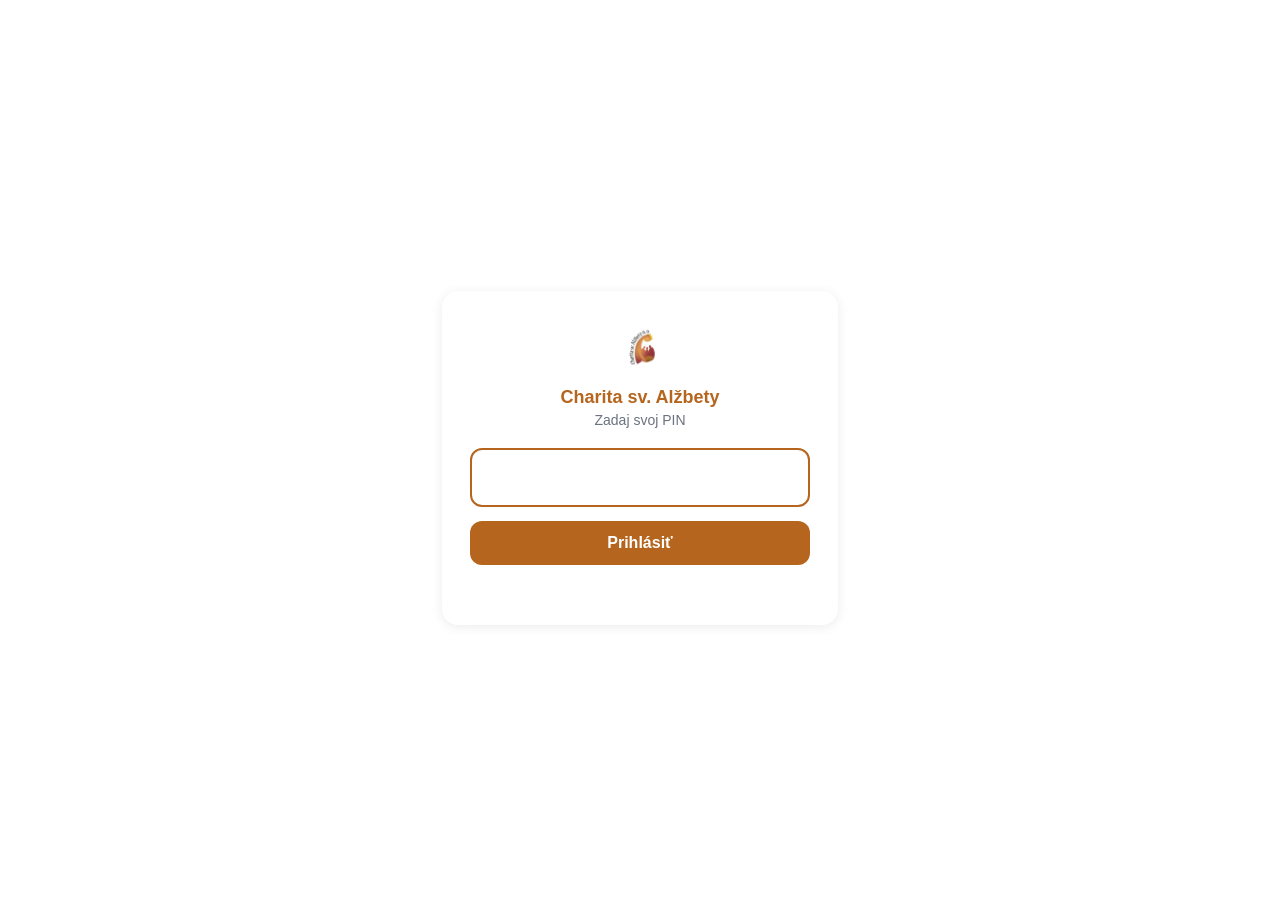
<file: Aplikacie/mesacny-vystup.html>
<!DOCTYPE html>
<html lang="sk">
<head>
<meta charset="UTF-8">
<meta name="viewport" content="width=device-width, initial-scale=1.0, viewport-fit=cover">
<title>Mesačný výstup — Bublincová Miroslava</title>
<style>
  :root{
    --bg: #F6F4EE;
    --card: #FFFFFF;
    --ink: #2B2A25;
    --muted: #8A8577;
    --line: #E4E0D4;
    --prichod: #2F6F62;
    --prichod-dark: #234F45;
    --pill: #EFEAD9;
    --dov: #4C7FB0;
    --pn: #A63D5B;
    --prie: #6B6540;
  }
  * { box-sizing: border-box; }
  html, body {
    margin: 0; padding: 0;
    background: var(--bg);
    color: var(--ink);
    font-family: -apple-system, BlinkMacSystemFont, "Segoe UI", Roboto, Helvetica, Arial, sans-serif;
  }
  body { display:flex; justify-content:center; padding-bottom:40px; }
  .app { width:100%; max-width: 1100px; padding: 26px 18px 20px; }

  .top { margin-bottom: 18px; display:flex; align-items:center; justify-content:space-between; gap:12px; flex-wrap:wrap; }
  .top .label { font-size:12px; color:var(--muted); }
  .top .name { font-size:22px; font-weight:700; }

  .controls {
    display:flex; align-items:center; gap:10px; margin-bottom:18px; flex-wrap:wrap;
  }
  select#monthSelect {
    padding:10px 12px;
    border-radius:10px;
    border:1px solid var(--line);
    background:#FBFAF6;
    font-size:14px;
    font-family:inherit;
  }
  button.printBtn {
    border:none;
    border-radius:10px;
    padding:10px 16px;
    font-size:14px;
    font-weight:700;
    color:white;
    background: linear-gradient(135deg, var(--prichod), var(--prichod-dark));
    cursor:pointer;
  }

  .summary {
    display:grid;
    grid-template-columns: repeat(4, 1fr);
    gap:10px;
    margin-bottom:18px;
  }
  .summary .box { background: var(--pill); border-radius:14px; padding:12px 10px; text-align:center; }
  .summary .box .v { font-size:19px; font-weight:700; font-variant-numeric:tabular-nums; }
  .summary .box .k { font-size:11px; color:var(--muted); margin-top:2px; }

  table.report {
    width:100%;
    border-collapse: collapse;
    background: var(--card);
    border:1px solid var(--line);
    border-radius:14px;
    overflow:hidden;
    font-size:13px;
  }
  table.report th, table.report td {
    padding: 9px 8px;
    border-bottom: 1px solid var(--line);
    text-align:left;
  }
  table.report th {
    background: var(--pill);
    font-size:11px;
    color: var(--muted);
    text-transform: uppercase;
    letter-spacing:0.02em;
  }
  table.report td.worked { font-weight:700; font-variant-numeric:tabular-nums; white-space:nowrap; }
  table.report td.times { font-variant-numeric:tabular-nums; color:var(--ink); }
  table.report tr.weekend td { background:#FAF8F2; }
  table.report tfoot td { font-weight:700; background:var(--pill); }
  .tag {
    font-size:10px; font-weight:700; color:white; padding:2px 7px; border-radius:999px; white-space:nowrap;
  }
  .tag.dov { background: var(--dov); }
  .tag.pn  { background: var(--pn); }
  .tag.prie{ background: var(--prie); }
  .tag.ine { background: #7A6A9E; }
  table.report td:first-child { white-space: nowrap; }
  table.report th:last-child, table.report td.worked { width: 1%; white-space: nowrap; text-align: right; }
  table.report th:nth-child(3) { width: 30%; }
  .note { text-align:center; font-size:12px; color:var(--muted); margin-top:16px; }

  .nav { display:flex; gap:8px; margin-bottom:18px; }
  .nav a {
    flex:1; text-align:center; padding:9px 6px; border-radius:10px;
    background: var(--pill); font-size:12px; font-weight:700;
    color: var(--muted); text-decoration:none;
  }
  .nav a.active { background: var(--prichod); color:white; }

  @media print {
    body { background: white; }
    .controls, .note, .nav { display:none; }
    .app { max-width: 100%; padding: 0; }
    table.report { font-size: 11px; }
  }
  @media (max-width: 520px){ .summary { grid-template-columns: repeat(2, 1fr); } }
</style>
</head>
<body>
<div class="app">

  <div class="top">
    <div>
      <span class="label">Charita — mesačný výstup</span>
      <div class="name" id="nameDisplay">Bublincová Miroslava</div>
    </div>
  </div>

  <div class="nav" id="navLinks"></div>

  <div class="controls">
    <select id="monthSelect"></select>
    <button class="printBtn" id="printBtn">Vytlačiť / uložiť ako PDF</button>
  </div>

  <div class="summary">
    <div class="box"><div class="v" id="sumHours">0</div><div class="k">odpracovaných hodín</div></div>
    <div class="box"><div class="v" id="sumDov">0</div><div class="k">dní dovolenky</div></div>
    <div class="box"><div class="v" id="sumPn">0</div><div class="k">dní PN</div></div>
    <div class="box"><div class="v" id="sumPrie">0:00</div><div class="k">z toho priepustky</div></div>
  </div>

  <table class="report">
    <thead>
      <tr>
        <th>Dátum</th>
        <th>Príchody / odchody</th>
        <th>Poznámka</th>
        <th>Čas</th>
      </tr>
    </thead>
    <tbody id="reportBody"></tbody>
    <tfoot>
      <tr>
        <td colspan="3">Spolu odpracované (vrátane priepustiek)</td>
        <td class="worked" id="footHours">0:00</td>
      </tr>
      <tr>
        <td colspan="3">z toho priepustky</td>
        <td class="worked" id="footPrie">0:00</td>
      </tr>
    </tfoot>
  </table>

  <div class="note" id="syncNote">
    Zdroj dát: appka Dochádzka a ručne zadané záznamy v Evidencii (v tomto telefóne/prehliadači).
  </div>

</div>

<script src="spojenie.js"></script>
<script>
  const DEFAULT_NAME = "Bublincová Miroslava";
  const params = new URLSearchParams(window.location.search);
  const NAME = params.get("meno") ? decodeURIComponent(params.get("meno")) : DEFAULT_NAME;
  document.title = "Mesačný výstup — " + NAME;
  document.getElementById("nameDisplay").textContent = NAME;

  const NAV_ITEMS = [
    { href: "dochadzka.html", label: "Dochádzka" },
    { href: "evidencia.html", label: "Evidencia" },
    { href: "mesacny-vystup.html", label: "Mesačný výstup" }
  ];
  document.getElementById("navLinks").innerHTML = NAV_ITEMS.map(item=>{
    const isActive = location.pathname.endsWith(item.href);
    return `<a class="${isActive ? 'active' : ''}" href="${item.href}?meno=${encodeURIComponent(NAME)}">${item.label}</a>`;
  }).join("");
  const DOCH_KEY = "dochadzka_" + NAME.replace(/\s+/g, "_");
  const ABS_KEY = "absencie_" + NAME.replace(/\s+/g, "_");
  const DAY_NAMES = ["Ne","Po","Ut","St","Št","Pi","So"];
  const MONTH_NAMES = ["január","február","marec","apríl","máj","jún","júl","august","september","október","november","december"];

  function pad(n){ return n.toString().padStart(2,"0"); }
  function fmtTime(iso){ const d = new Date(iso); return pad(d.getHours())+":"+pad(d.getMinutes()); }
  function fmtDuration(ms){
    const totalMin = Math.round(ms/60000);
    return Math.floor(totalMin/60) + ":" + pad(totalMin % 60);
  }
    function computeWorkedMs(entries, dateKey){
    // Ráta sa od príchodu po odchod. Presun medzi klientmi sa ráta,
    // čas po odchode (až do ďalšieho príchodu) sa neráta.
    let total = 0, start = null;
    for(const e of entries){
      const t = new Date(e.time);
      if(e.type === "prichod" && start === null) start = t;
      if(e.type === "odchod" && start !== null){ total += t - start; start = null; }
    }
    if(start !== null){
      const last = new Date(entries[entries.length-1].time);
      const isToday = !dateKey || dateKey === localKey();
      total += (isToday ? new Date() : last) - start;
    }
    return total;
  }

  function loadDochadzka(){ try { return JSON.parse(localStorage.getItem(DOCH_KEY)) || {}; } catch(e){ return {}; } }
  function loadAbsencie(){ try { return JSON.parse(localStorage.getItem(ABS_KEY)) || []; } catch(e){ return []; } }

  function daysInMonth(y,m){ return new Date(y, m, 0).getDate(); }

  function absenceForDate(dateStr, absList){
    return absList.find(a => dateStr >= a.od && dateStr <= (a.do || a.od));
  }

  function buildMonthOptions(){
    const all = loadDochadzka();
    const abs = loadAbsencie();
    const set = new Set();
    Object.keys(all).forEach(k => set.add(k.slice(0,7)));
    abs.forEach(a => { set.add(a.od.slice(0,7)); if(a.do) set.add(a.do.slice(0,7)); });
    const now = new Date();
    set.add(now.getFullYear()+"-"+pad(now.getMonth()+1));
    const nextMonth = new Date(now.getFullYear(), now.getMonth()+1, 1);
    set.add(nextMonth.getFullYear()+"-"+pad(nextMonth.getMonth()+1));
    const months = Array.from(set).sort().reverse();
    const sel = document.getElementById("monthSelect");
    sel.innerHTML = months.map(ym=>{
      const [y,m] = ym.split("-");
      return `<option value="${ym}">${MONTH_NAMES[parseInt(m)-1]} ${y}</option>`;
    }).join("");
    sel.value = now.getFullYear()+"-"+pad(now.getMonth()+1);
    sel.addEventListener("change", render);
  }

  function render(){
    const ym = document.getElementById("monthSelect").value;
    const [y,m] = ym.split("-").map(Number);
    const all = loadDochadzka();
    const abs = loadAbsencie();
    const n = daysInMonth(y,m);

    let totalMs = 0, dov = 0, pn = 0, prieMs = 0;
    let rows = "";
    const labels = { dov: "DOVOLENKA", pn: "PN", prie: "PRIEPUSTKA" };

    for(let d=1; d<=n; d++){
      const dateStr = y+"-"+pad(m)+"-"+pad(d);
      const jsDate = new Date(y, m-1, d);
      const isWeekend = jsDate.getDay() === 0 || jsDate.getDay() === 6;
      const entries = all[dateStr] || [];
      const worked = computeWorkedMs(entries, dateStr);
      totalMs += worked;
      let dayPrie = 0;

      const klienti = [];
      // položky v časovom slede: príchody/odchody aj priepustky
      const polozky = entries.map(e=>{
        const label = e.type === "prichod" ? "P" : (e.type === "prestup" ? "Pr" : "O");
        let klientTxt = "";
        if(e.type === "prichod" && e.klient){
          klientTxt = " " + e.klient;
          if(!klienti.includes(e.klient)) klienti.push(e.klient);
        }
        return { kluc: fmtTime(e.time), html: label+" "+fmtTime(e.time)+klientTxt };
      });

      const a = absenceForDate(dateStr, abs);
      let noteHtml = "";
      if(klienti.length){
             let cislo = 0;
      noteHtml += klienti.map(k => {
        if(/^in[ée] služby/i.test(k)){
          const popis = k.replace(/^in[ée] služby\s*[-–:]?\s*/i, "");
          return `<span class="tag ine">INÉ SLUŽBY</span> ${popis}`;
        }
        cislo++;
        return `${cislo}: ${k}`;
      }).join(", ");       
      }
      if(a && a.typ !== "prie"){
        noteHtml += `<span class="tag ${a.typ}">${labels[a.typ]}</span>`;
        if(a.typ === "dov") dov++;
        if(a.typ === "pn") pn++;
      }
      abs.filter(x => x.typ === "prie" && dateStr >= x.od && dateStr <= (x.do || x.od)).forEach(x => {
        const c = priepustkaCas(x);
        const t = priepustkaText(x);
        polozky.push({
          kluc: c ? c.od : "00:00",
          html: `<span class="tag prie">PRIEPUSTKA</span> ${c ? c.od + "–" + c.do : ""}`
        });
        if(c){ prieMs += c.ms; dayPrie += c.ms; }
        if(t){ if(noteHtml) noteHtml += ", "; noteHtml += "priepustka: " + t; }
      });
      polozky.sort((p, q) => p.kluc < q.kluc ? -1 : (p.kluc > q.kluc ? 1 : 0));
      const times = polozky.map(p => p.html).join(" · ");

      rows += `<tr class="${isWeekend ? 'weekend':''}">
        <td>${pad(d)}.${pad(m)}. <span style="color:var(--muted)">${DAY_NAMES[jsDate.getDay()]}</span></td>
        <td class="times">${times || "—"}</td>
        <td>${noteHtml}</td>
        <td class="worked">${(worked + dayPrie) > 0 ? fmtDuration(worked + dayPrie) : "—"}</td>
      </tr>`;
    }

    document.getElementById("reportBody").innerHTML = rows;
    document.getElementById("footHours").textContent = fmtDuration(totalMs + prieMs);
    document.getElementById("footPrie").textContent = fmtDuration(prieMs);
    document.getElementById("sumHours").textContent = Math.round((totalMs + prieMs)/3600000*10)/10;
    document.getElementById("sumDov").textContent = dov;
    document.getElementById("sumPn").textContent = pn;
    document.getElementById("sumPrie").textContent = fmtDuration(prieMs);
  }

  document.getElementById("printBtn").addEventListener("click", ()=> window.print());

  Spoj.stav("Načítavam z tabuľky…");
  (async function(){
    try {
      await Spoj.login();
      await Spoj.stiahniZaznamy(NAME, DOCH_KEY);
      await Spoj.stiahniAbsencie(NAME, ABS_KEY);
      Spoj.stav("Údaje z tabuľky ✓");
    } catch(e){
      Spoj.stav("Nepodarilo sa spojiť – zobrazujem uložené v tomto zariadení.", true);
    }
    buildMonthOptions();
    render();
  })();
</script>
</body>
</html>
</file>
<file: style.css>
/* --- HLAVIČKA --- */
header {
    display: flex;
    align-items: center;
    justify-content: space-between;
    background: white;
    padding: 15px 30px;
    border-radius: 12px;
    box-shadow: 0 2px 8px rgba(0,0,0,0.05);
    margin-bottom: 25px;
    color: #b5651d;
}
.logo-container {
    display: flex;
    align-items: center;
    gap: 8px;
    font-weight: bold;
    color: #b5651d;
    font-size: 15px;
}
.logo-img {
    height:35px;
    width: auto;
}
header h1 {
    color: #b5651d;
    font-size: 20px;
    margin: 0;
    text-transform: uppercase;
    text-align: center;
    flex-grow: 1;
}
.header-right {
    width: 150px;
}

table {
  margin-right: calc(100vw - var(--stlpec-meno) - var(--stlpec-cas) - var(--stlpec-den));
  table-layout: fixed;
  width: calc(var(--stlpec-meno) + var(--stlpec-cas) + 31 * var(--stlpec-den));
  border-collapse: collapse;
  font-size: 11px;
  text-align: center;
}

table th, table td{
  box-sizing: border-box;
  border: 2px solid #cbd5e1;
  padding: 4px 2px;
}

table th{
  background-color: #fef2b5;
  color: #1e293b;
  font-weight: bold;
}

.table-container{
  scroll-snap-type: x proximity;
  scroll-padding-left: calc(var(--stlpec-meno) + var(--stlpec-cas));
  width: 100%;
  overflow-x: auto;
}
th:not(.stlpec-meno):not(.stlpec-cas),
td:not(.stlpec-meno):not(.stlpec-cas){
  scroll-snap-align: start;
}

:root{
  --stlpec-meno: 150px;
  --stlpec-cas: 100px;
  --stlpec-den: 45px;
}

.stlpec-meno, .stlpec-cas{
  position: sticky;
  z-index: 2;
  text-align: left;
  padding-left: 8px;
}

.stlpec-meno{
  left: 0;
  width: var(--stlpec-meno);
  background-color: #fef2b5;
}
.stlpec-cas{
  left: var(--stlpec-meno);
  width: var(--stlpec-cas);
  background-color: #fef2b5;
  box-shadow: 3px 0 0 #b5651d;
}

.kin{
  background-color: #ec4899;
  padding: 4px;
  border-radius: 4px;
}
.kam{
  background-color: #fef3c7;
  padding: 4px;
  border-radius: 4px;
}
.j{
  background-color: #ff0000;
  padding: 4px;
  border-radius: 4px;
}
.l{
  background-color: #7c3aed;
  padding: 4px;
  border-radius: 4px;
}
.ď{
  background-color: #84cc16;
  padding: 4px;
  border-radius: 4px;
}

.b{
  background-color: #e5b395;
  padding: 4px;
  border-radius: 4px;
}
.č{
  background-color: #c05621;
  padding: 4px;
  border-radius: 4px;
}
.h{
  background-color: #60a5fa;
  padding: 4px;
  border-radius: 4px;
}
.lau{
  background-color: #dbeafe;
  padding: 4px;
  border-radius: 4px;
}
.jar{
  background-color: #ffc7ce;
  padding: 4px;
  border-radius: 4px;
}
.m{
  background-color: #ffffff;
  padding: 4px;
  border-radius: 4px;
}
.moz{
  background-color: #22c55e;
  padding: 4px;
  border-radius: 4px;
}
.p{
  background-color: #4d7c0f;
  padding: 4px;
  border-radius: 4px;
}
.s{
  background-color: #facc15;
  padding: 4px;
  border-radius: 4px;
}
.med{
  background-color: #dc2626;
  padding: 4px;
  border-radius: 4px;
}
.hol{
  background-color: #ff000080;
  padding: 4px;
  border-radius: 4px;
}
.ris{
  background-color: #e2e8f0;
  padding: 4px;
  border-radius: 4px;
}
.sluzba {
    position: relative;
    display: flex;
    flex-direction: column;
    align-items: stretch;
    justify-content: space-between;

    width: 100%;
    max-width: 300px;
    margin: 10px auto;

    min-height: 70px;
    background: white;
    border-radius: 15px;
    overflow: hidden;

    border-top: 2px solid #d1d5db;
    border-right: 2px solid #d1d5db;
    border-bottom: 2px solid #d1d5db;
    border-left: 2px solid #d1d5db;

    padding: 15px 15px 12px 20px;
    box-sizing: border-box;
    box-shadow: 0px 2px 8px rgba(0,0,0,0.08);
}

/* FAREBNÝ PÁS VĽAVO */

.sluzba::before {
    content: "";
    position: absolute;
    top: 0;
    left: 0;
    width: 100%;
    height:6px;
    border-top-left-radius: 30px;
    border-top-right-radius: 30px;
}

/* Holeschová – LOSOSOVÁ */

.lososova::before {
    background: #ff000080;
}

/* Jarábeková - RUŽOVÁ */
.ruzova::before {
    background: #f9a8b8;
}

/* Legíňová – FIALOVÁ */

.fialova::before {
    background: #7B2CBF;
}

/* Spodniaková – ŽLTÁ */

.zlta::before {
    background: #F5C400;
}

/* Helexová – MODRÁ */

.modra::before {
    background: #60a5fa;
}

/* Laurošková – NEBOVOMODRA */

.nebovomodra::before {
    background: #dbeafe;
}

/* Považanová – TMAVOZELENÁ */

.tmavozelena::before {
    background: #4d7c0f;
}

/* Ďuricová – SLABOZELENÁ */

.slabozelena::before {
    background: #84cc16;
}

/* Kindernayová – CIKLAMENOVÁ */

.ciklamenova::before {
    background: #ec4899;
}

/* Mozolová – KRIKĽAVOZELENÁ */

.kriklavozelena::before {
    background: #22c55e;
}

/* Čaradová – HNEDÁ */

.hneda::before {
    background: #c05621;
}

/* Kamasová – BÉŽOVÁ */

.bezova::before {
    background: #fef3c7;
}

/* Medveďová – TMAVOČERVENÁ */

.tmavocervena::before {
    background: #dc2626;
}

/* Bublincová – ORANŽOVÁ */

.bg-oranzova::before {
    background: #e5b395;
}

/* Judiaková – ČERVENÁ */

.bg-cervena::before {
    background: #ff0000;
}

/* Motyčáková – BIELA */

.biela::before {
    background: #f9f9f9;
}

/* Risková – BLEDOZELENÁ */

.bledozelena::before {
    background: #e2e8f0;
}

/* MENO */
.meno {
    color: #111;
    font-family: Arial, sans-serif;
    font-size: 16px;
    font-weight: 600;
}


/* TRI GULIČKY */
.bodky {
    position: absolute;
    top: 15px;
    right: 15px;
    display: flex;
    gap: 3px;
}

.bodka {
    width: 12px;
    height: 12px;
    border-radius: 50%;
}
.bodka.tlmena{
    opacity: 0.25;
    transition: opacity 0.2s;
}
.bodka.aktivna{
    opacity: 1;
    box-shadow: 0 0 0 3px rgba(0,0,0,0.08);
}

/* ZELENÁ */
.zelena {
    background: #20B85A;
}

/* ORANŽOVÁ */
.oranzova {
    background: #F39C12;
}

/* ČERVENÁ */
.cervena {
    background: #E53935;
}

.mriezka {
    display: grid;
    grid-template-columns: repeat(auto-fit, minmax(220px, 1fr));
    gap: 15px;
    max-width: 1400px;
    margin: 20px auto;
    padding: 0 20px;
}

.rozpis {
    margin-top: 15px;
    padding-top: 8px;
    border-top: 1px solid #e5e7eb;
    color: #6b7280;
    font-size: 10px;
    text-decoration: none;
    color: inherit;
}

.meno {
    font-size: 12px;
}

}

.l, .č, .p, .j, .med, .moz, .kin, .h {
  color: #ffffff;
}
</file>
